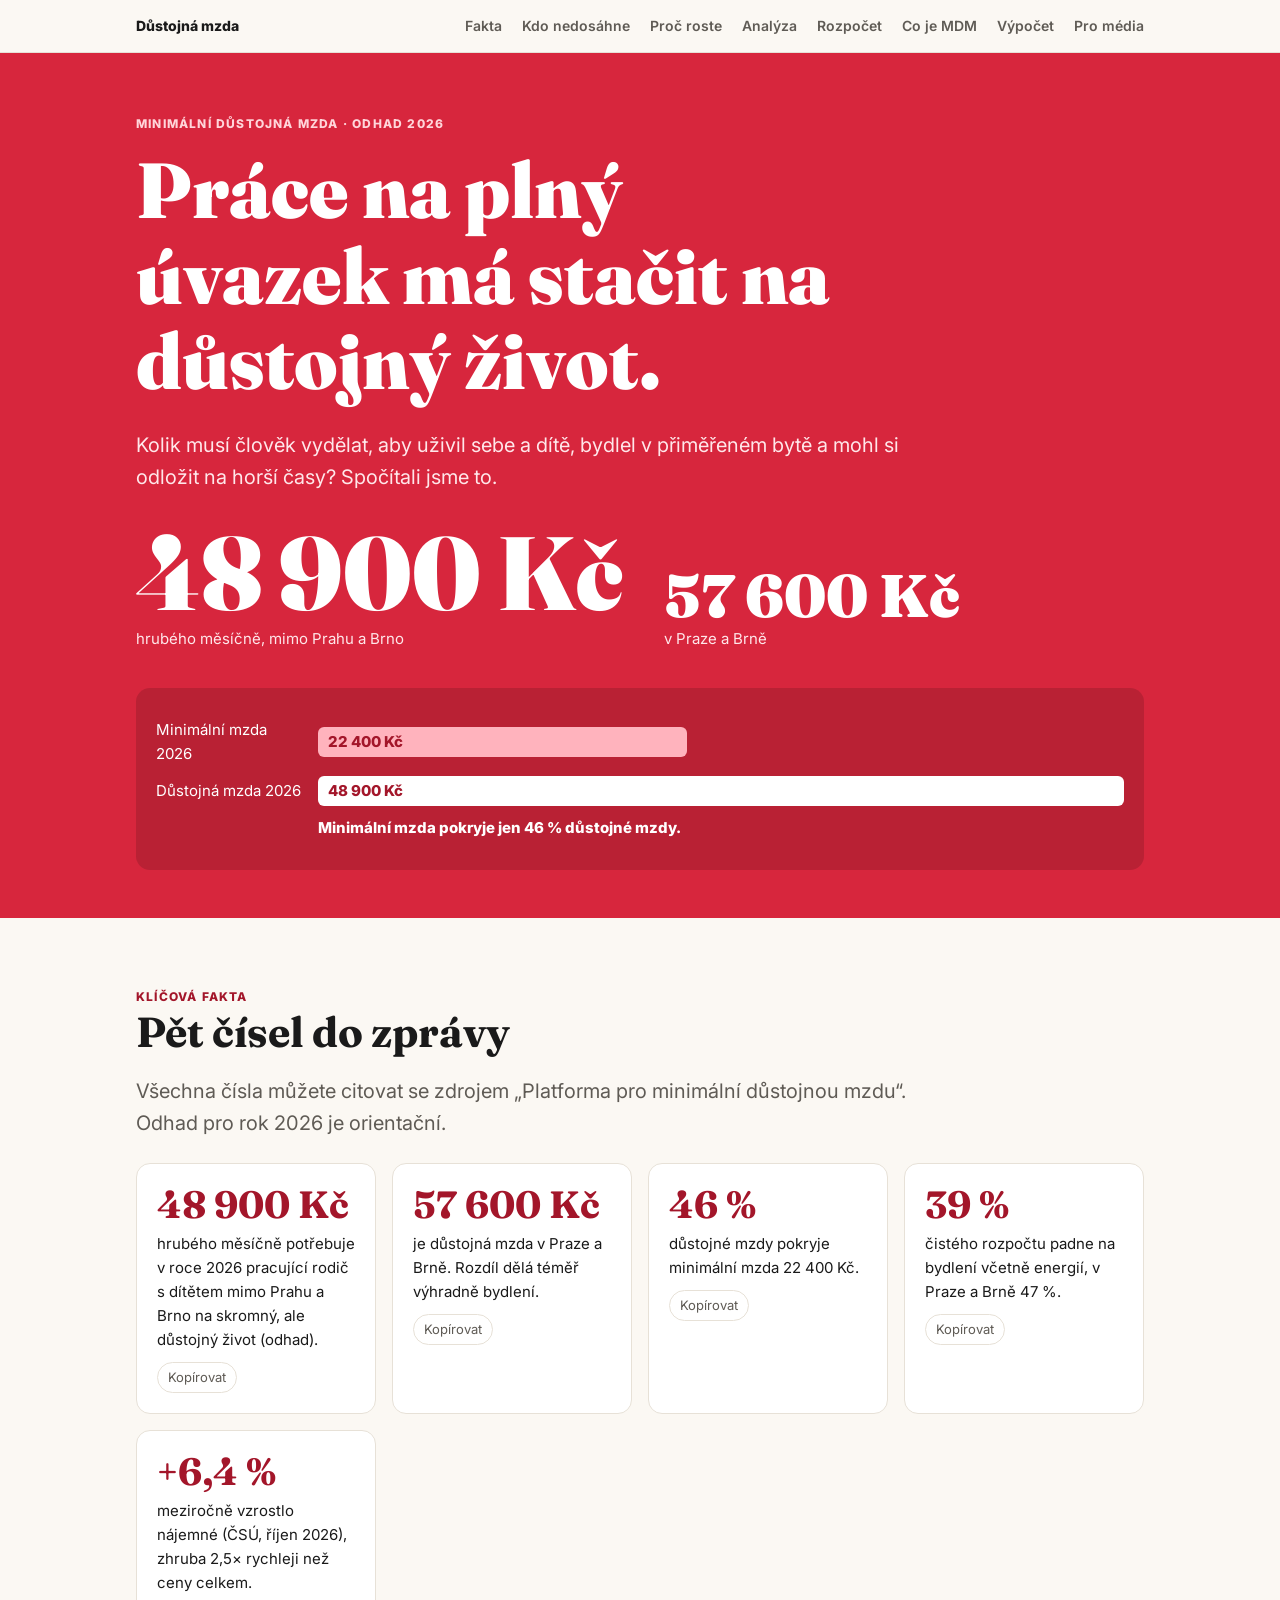
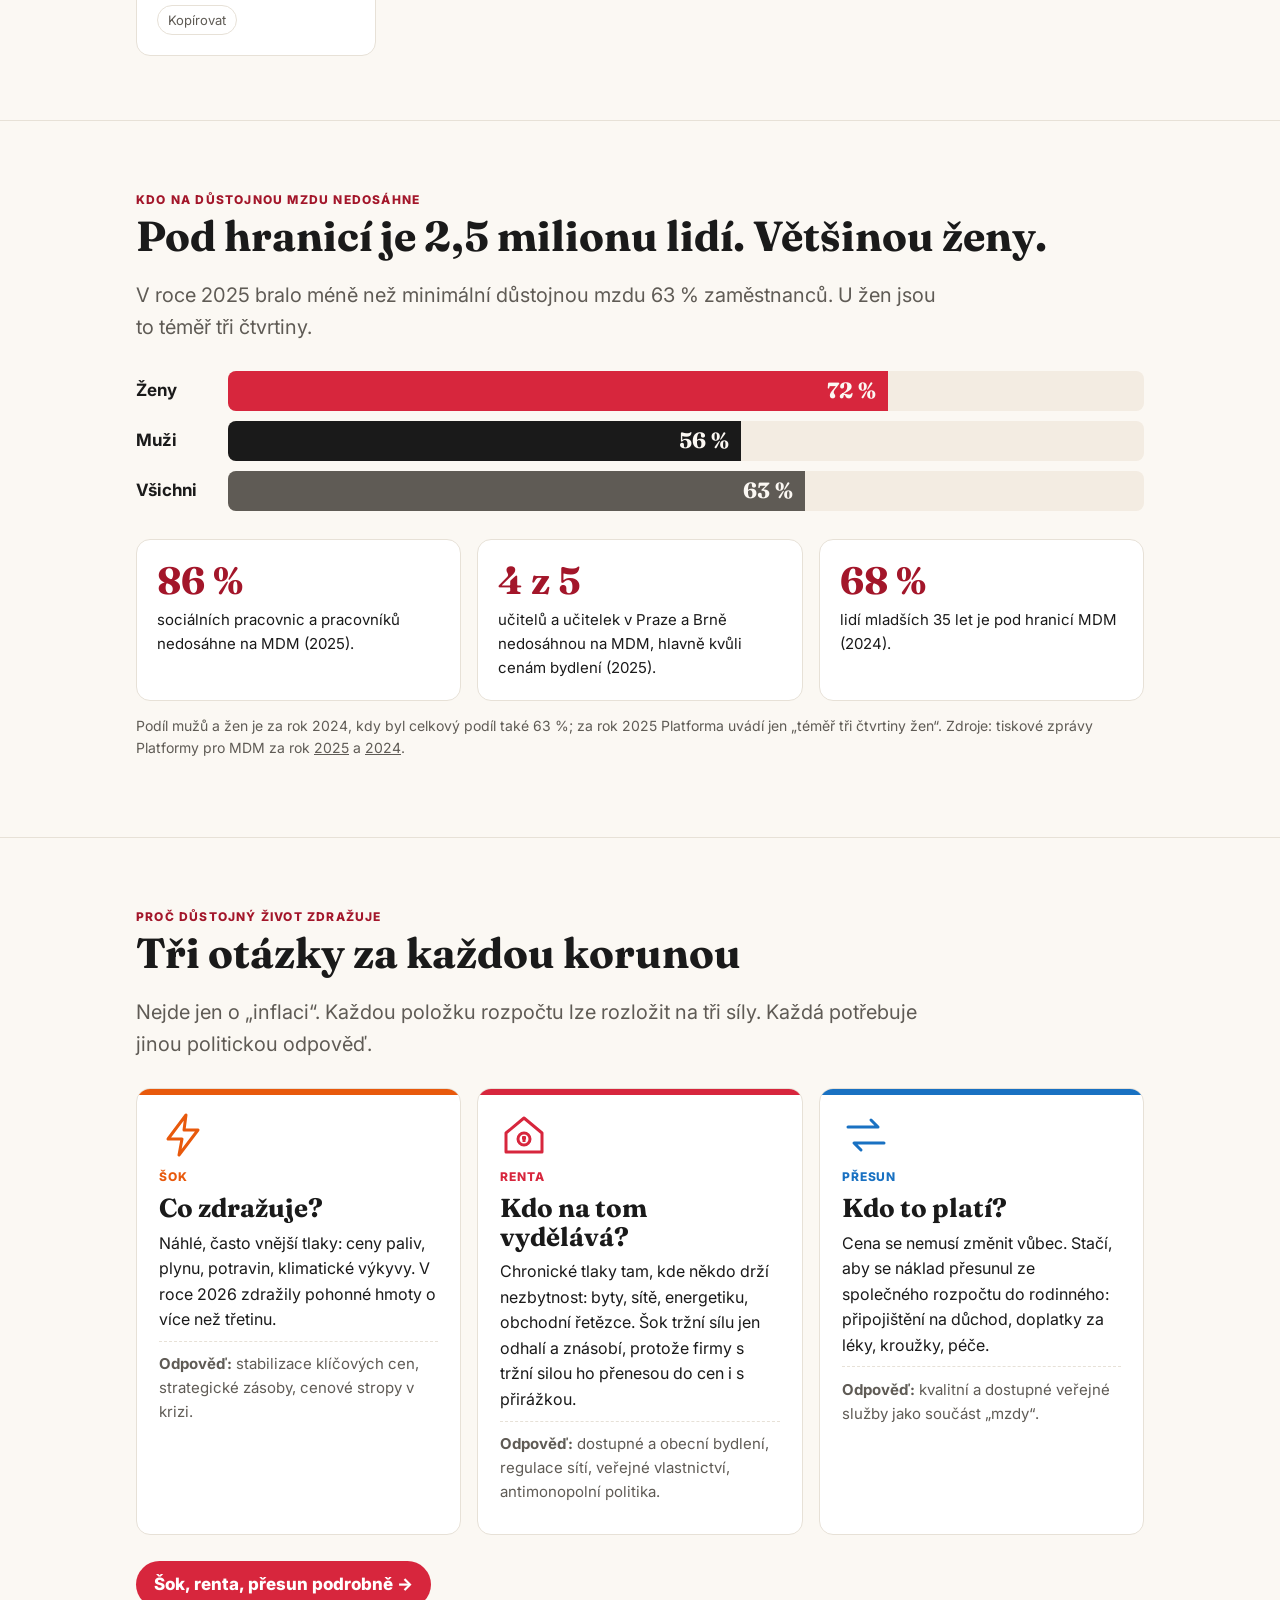
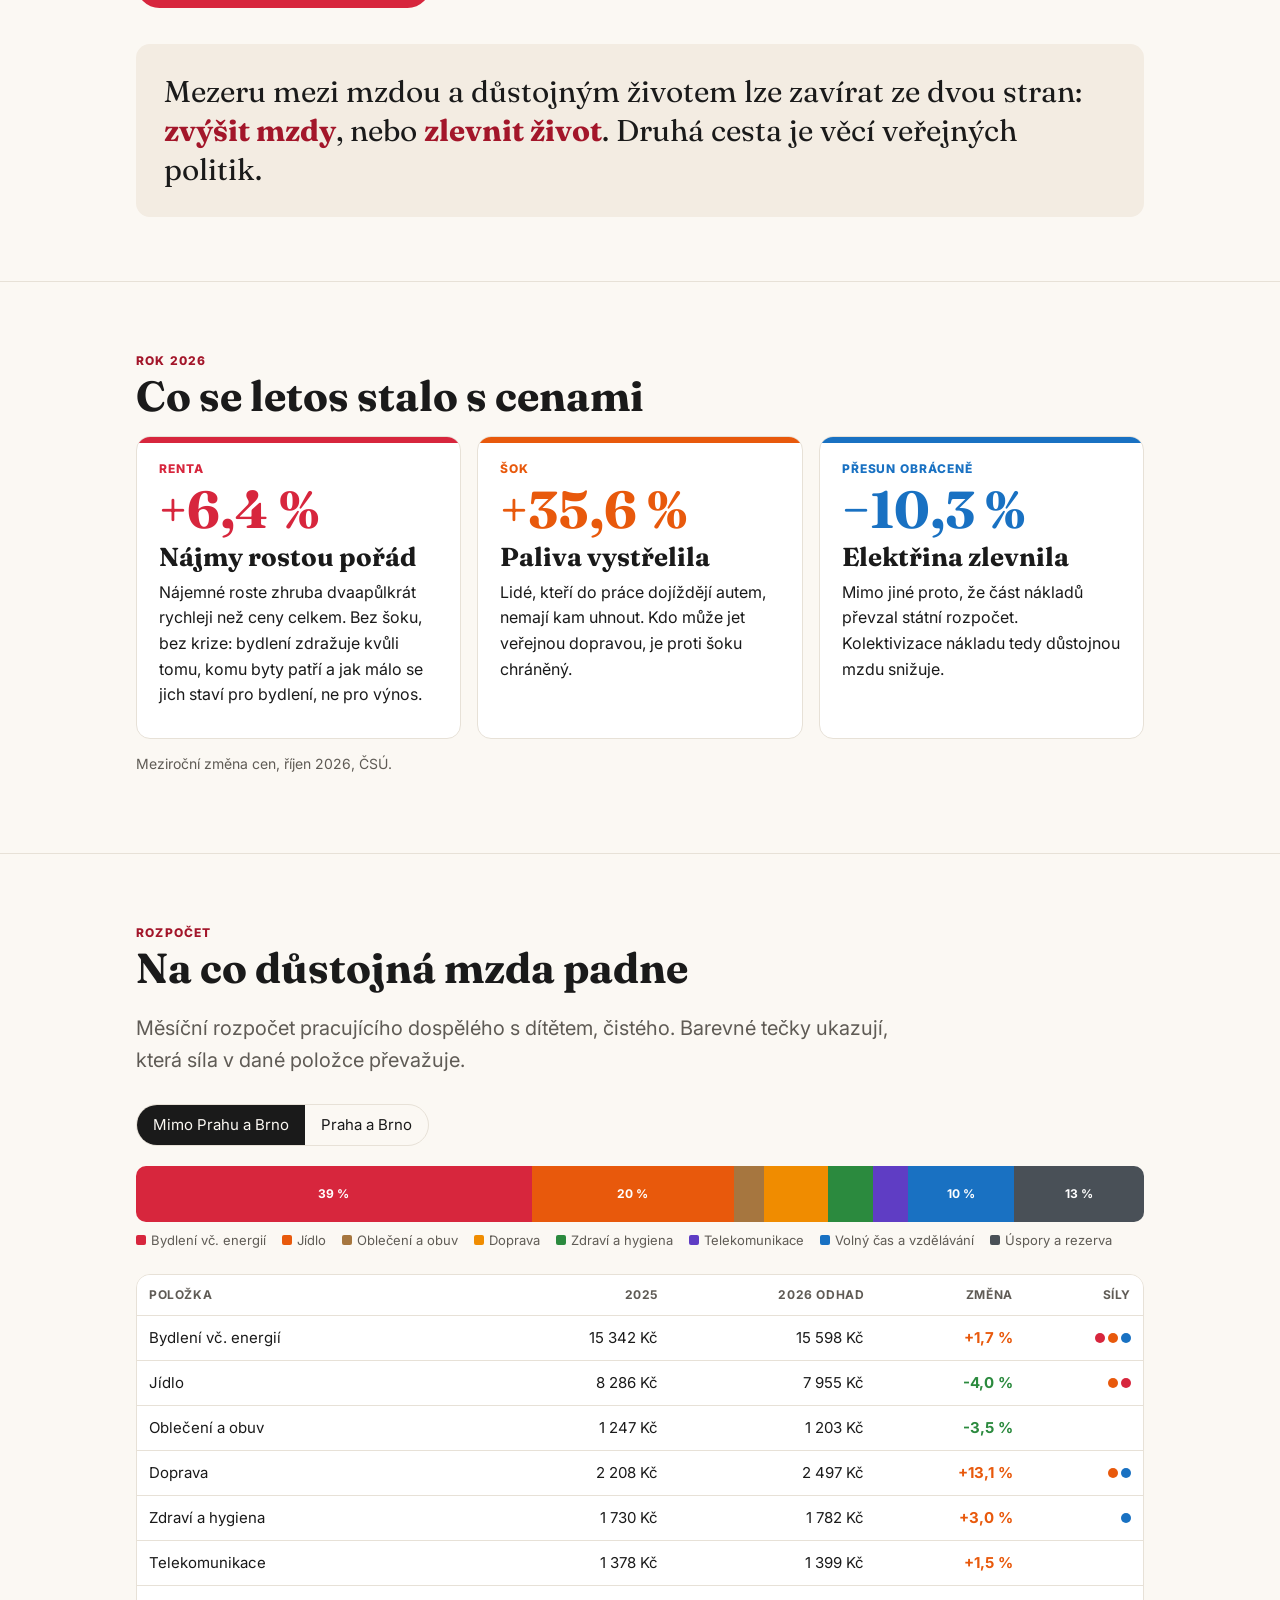
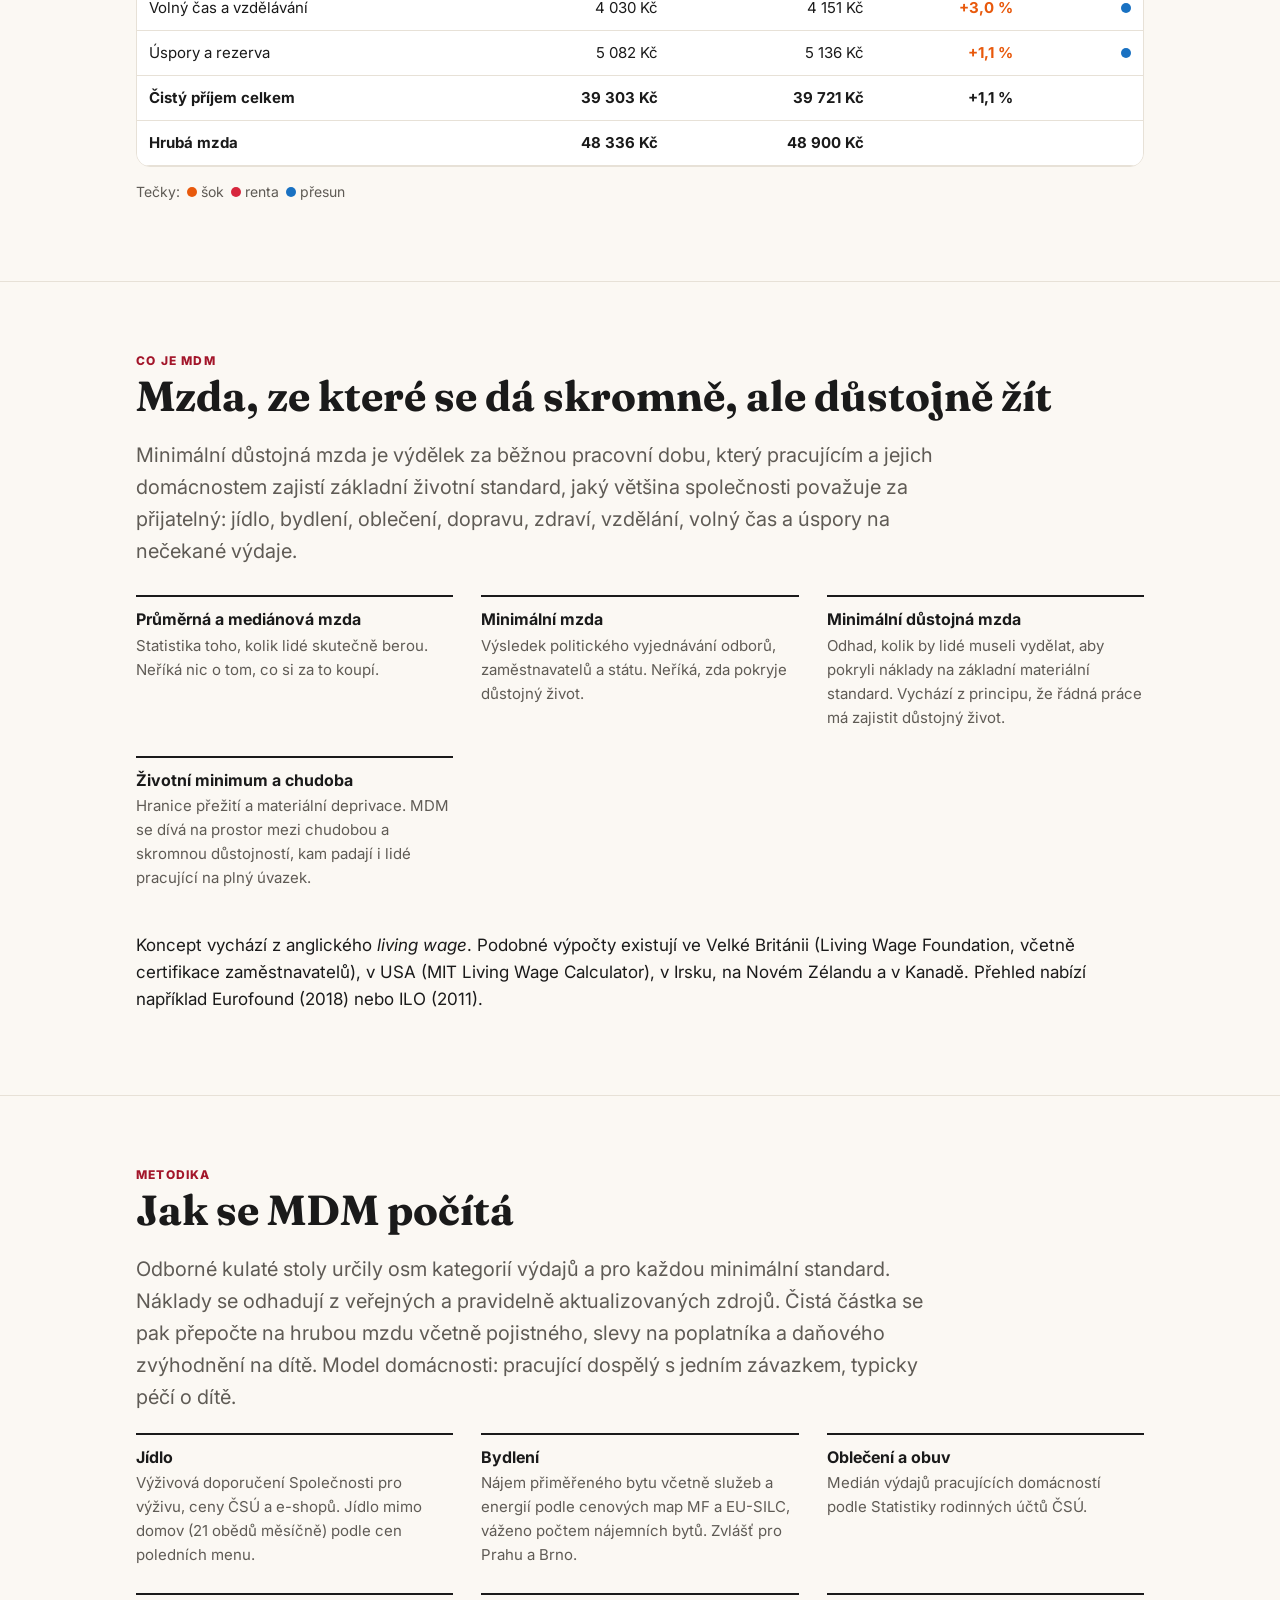
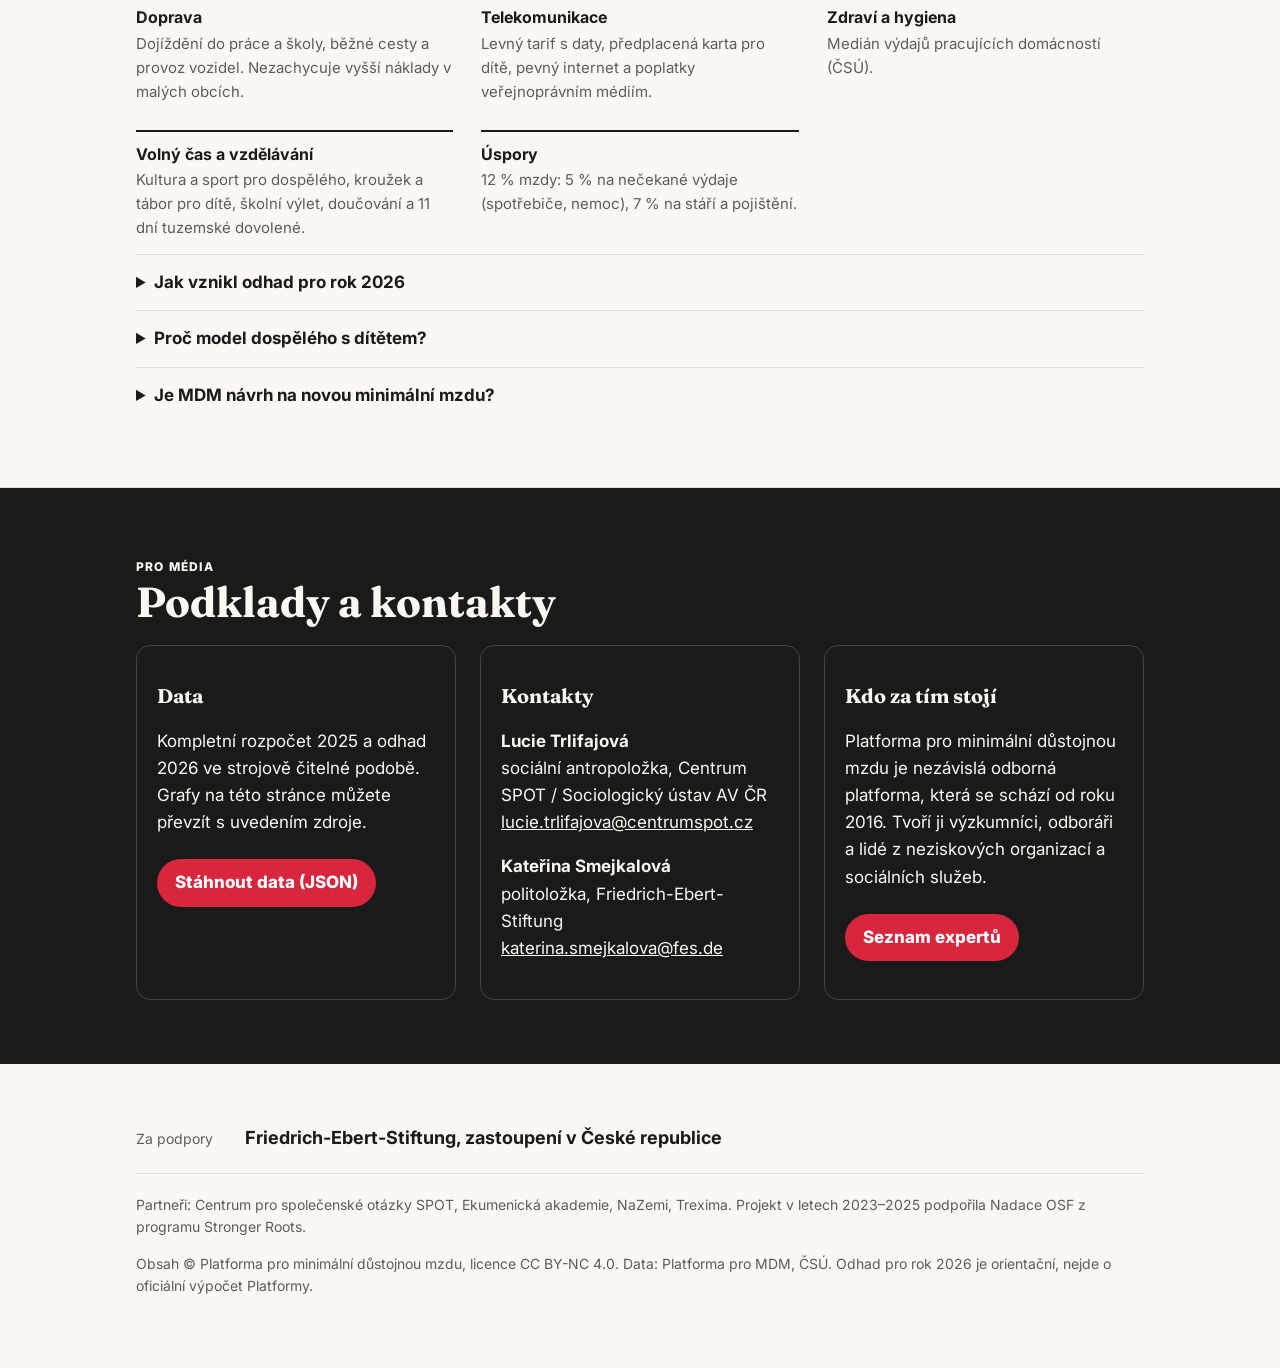
<file: index.html>
<!doctype html>
<html lang="cs">
<head>
<meta charset="utf-8">
<meta name="viewport" content="width=device-width, initial-scale=1">
<title>Minimální důstojná mzda 2026</title>
<meta name="description" content="Kolik musí člověk vydělat na skromný, ale důstojný život? A proč ta částka roste? Odhad MDM 2026, data a podklady pro média.">
<meta property="og:title" content="Důstojný život stojí 48 900 Kč hrubého">
<meta property="og:description" content="Minimální důstojná mzda 2026: co zdražuje, kdo na tom vydělává a kdo to platí.">
<link rel="preconnect" href="https://fonts.googleapis.com">
<link href="https://fonts.googleapis.com/css2?family=Fraunces:opsz,wght@9..144,700;9..144,900&family=Inter:wght@400;600;800&display=swap" rel="stylesheet">
<link rel="stylesheet" href="style.css">
<style>.gb{margin:28px 0}.gbr{display:grid;grid-template-columns:80px 1fr;gap:12px;align-items:center;margin:10px 0;font-weight:700}.gbt{background:var(--soft);border-radius:8px;overflow:hidden}.gbt div{height:40px;display:flex;align-items:center;justify-content:flex-end;padding-right:12px;color:var(--bg);font-family:Fraunces,serif;font-size:22px}</style>
</head>
<body>
<nav><div class="wrap">
  <a class="brand" href="#">Důstojná mzda</a>
  <a href="#fakta">Fakta</a><a href="#kdo">Kdo nedosáhne</a><a href="sily.html">Proč roste</a><a href="analyza.html">Analýza</a><a href="#kos">Rozpočet</a><a href="#co-to-je">Co je MDM</a><a href="#vypocet">Výpočet</a><a href="#media">Pro média</a>
</div></nav>

<section class="hero"><div class="wrap">
  <span class="kicker">Minimální důstojná mzda · odhad 2026</span>
  <h1>Práce na plný úvazek má stačit na důstojný život.</h1>
  <p class="lead">Kolik musí člověk vydělat, aby uživil sebe a dítě, bydlel v přiměřeném bytě a mohl si odložit na horší časy? Spočítali jsme to.</p>
  <div class="hero-num">
    <div><b id="h-mimo">48 900 Kč</b><span>hrubého měsíčně, mimo Prahu a Brno</span></div>
    <div><b id="h-praha" style="font-size:clamp(36px,6vw,60px)">57 600 Kč</b><span>v Praze a Brně</span></div>
  </div>
  <div class="gap" aria-label="Srovnání minimální mzdy a MDM">
    <div class="row"><span>Minimální mzda 2026</span><div class="bar min" id="b-min">22 400 Kč</div></div>
    <div class="row"><span>Důstojná mzda 2026</span><div class="bar" style="width:100%" id="b-mdm">48 900 Kč</div></div>
    <div class="row"><span></span><span id="b-gap" style="font-weight:800"></span></div>
  </div>
</div></section>

<section id="fakta"><div class="wrap">
  <span class="kicker">Klíčová fakta</span>
  <h2>Pět čísel do zprávy</h2>
  <p class="lead">Všechna čísla můžete citovat se zdrojem „Platforma pro minimální důstojnou mzdu“. Odhad pro rok 2026 je orientační.</p>
  <div class="facts" id="facts"></div>
</div></section>

<section id="kdo"><div class="wrap">
  <span class="kicker">Kdo na důstojnou mzdu nedosáhne</span>
  <h2>Pod hranicí je 2,5 milionu lidí. Většinou ženy.</h2>
  <p class="lead">V roce 2025 bralo méně než minimální důstojnou mzdu 63 % zaměstnanců. U žen jsou to téměř tři čtvrtiny.</p>
  <div class="gb">
    <div class="gbr"><span>Ženy</span><div class="gbt"><div style="width:72%;background:var(--red)">72 %</div></div></div>
    <div class="gbr"><span>Muži</span><div class="gbt"><div style="width:56%;background:var(--fg)">56 %</div></div></div>
    <div class="gbr"><span>Všichni</span><div class="gbt"><div style="width:63%;background:var(--muted)">63 %</div></div></div>
  </div>
  <div class="facts">
    <div class="fact"><b>86 %</b><p>sociálních pracovnic a pracovníků nedosáhne na MDM (2025).</p></div>
    <div class="fact"><b>4 z 5</b><p>učitelů a učitelek v Praze a Brně nedosáhnou na MDM, hlavně kvůli cenám bydlení (2025).</p></div>
    <div class="fact"><b>68 %</b><p>lidí mladších 35 let je pod hranicí MDM (2024).</p></div>
  </div>
  <p class="note">Podíl mužů a žen je za rok 2024, kdy byl celkový podíl také 63 %; za rok 2025 Platforma uvádí jen „téměř tři čtvrtiny žen“. Zdroje: tiskové zprávy Platformy pro MDM za rok <a href="https://www.dustojnamzda.cz/wp-content/uploads/2026/05/TZ_MDM2025.pdf">2025</a> a <a href="https://www.dustojnamzda.cz/wp-content/uploads/2025/04/TZ_22-04-2025_Minimalni_dustojna_mzda_za_rok_2024_WEB-2.pdf">2024</a>.</p>
</div></section>

<section id="proc"><div class="wrap">
  <span class="kicker">Proč důstojný život zdražuje</span>
  <h2>Tři otázky za každou korunou</h2>
  <p class="lead">Nejde jen o „inflaci“. Každou položku rozpočtu lze rozložit na tři síly. Každá potřebuje jinou politickou odpověď.</p>
  <div class="trio">
    <div class="q shock">
      <svg class="ico" viewBox="0 0 48 48" fill="none" stroke="currentColor" stroke-width="3" stroke-linejoin="round"><path d="M27 4 9 28h14l-3 16 19-25H25z"/></svg>
      <div class="tag">Šok</div><h3>Co zdražuje?</h3>
      <p>Náhlé, často vnější tlaky: ceny paliv, plynu, potravin, klimatické výkyvy. V roce 2026 zdražily pohonné hmoty o více než třetinu.</p>
      <p class="fix"><strong>Odpověď:</strong> stabilizace klíčových cen, strategické zásoby, cenové stropy v krizi.</p></div>
    <div class="q rent">
      <svg class="ico" viewBox="0 0 48 48" fill="none" stroke="currentColor" stroke-width="3" stroke-linejoin="round"><path d="M6 22 24 7l18 15v19H6z"/><circle cx="24" cy="28" r="6"/><path d="M24 25v6M22 27h4"/></svg>
      <div class="tag">Renta</div><h3>Kdo na tom vydělává?</h3>
      <p>Chronické tlaky tam, kde někdo drží nezbytnost: byty, sítě, energetiku, obchodní řetězce. Šok tržní sílu jen odhalí a znásobí, protože firmy s tržní silou ho přenesou do cen i s přirážkou.</p>
      <p class="fix"><strong>Odpověď:</strong> dostupné a obecní bydlení, regulace sítí, veřejné vlastnictví, antimonopolní politika.</p></div>
    <div class="q shift">
      <svg class="ico" viewBox="0 0 48 48" fill="none" stroke="currentColor" stroke-width="3" stroke-linecap="round" stroke-linejoin="round"><path d="M6 16h30l-7-7M42 32H12l7 7"/></svg>
      <div class="tag">Přesun</div><h3>Kdo to platí?</h3>
      <p>Cena se nemusí změnit vůbec. Stačí, aby se náklad přesunul ze společného rozpočtu do rodinného: připojištění na důchod, doplatky za léky, kroužky, péče.</p>
      <p class="fix"><strong>Odpověď:</strong> kvalitní a dostupné veřejné služby jako součást „mzdy“.</p></div>
  </div>
  <p style="margin-top:20px"><a class="btn" href="sily.html">Šok, renta, přesun podrobně →</a></p>
  <blockquote>Mezeru mezi mzdou a důstojným životem lze zavírat ze dvou stran: <strong>zvýšit mzdy</strong>, nebo <strong>zlevnit život</strong>. Druhá cesta je věcí veřejných politik.</blockquote>
</div></section>

<section><div class="wrap">
  <span class="kicker">Rok 2026</span>
  <h2>Co se letos stalo s cenami</h2>
  <div class="story">
    <div class="q rent"><div class="tag">Renta</div><b>+6,4 %</b><h3>Nájmy rostou pořád</h3><p>Nájemné roste zhruba dvaapůlkrát rychleji než ceny celkem. Bez šoku, bez krize: bydlení zdražuje kvůli tomu, komu byty patří a jak málo se jich staví pro bydlení, ne pro výnos.</p></div>
    <div class="q shock"><div class="tag">Šok</div><b>+35,6 %</b><h3>Paliva vystřelila</h3><p>Lidé, kteří do práce dojíždějí autem, nemají kam uhnout. Kdo může jet veřejnou dopravou, je proti šoku chráněný.</p></div>
    <div class="q shift"><div class="tag">Přesun obráceně</div><b>−10,3 %</b><h3>Elektřina zlevnila</h3><p>Mimo jiné proto, že část nákladů převzal státní rozpočet. Kolektivizace nákladu tedy důstojnou mzdu snižuje.</p></div>
  </div>
  <p class="note">Meziroční změna cen, říjen 2026, ČSÚ.</p>
</div></section>

<section id="kos"><div class="wrap">
  <span class="kicker">Rozpočet</span>
  <h2>Na co důstojná mzda padne</h2>
  <p class="lead">Měsíční rozpočet pracujícího dospělého s dítětem, čistého. Barevné tečky ukazují, která síla v dané položce převažuje.</p>
  <div class="toggle" role="group" aria-label="Region">
    <button class="on" data-r="mimo">Mimo Prahu a Brno</button><button data-r="praha">Praha a Brno</button>
  </div>
  <div class="stack" id="stack"></div>
  <div class="legend" id="legend"></div>
  <div class="tbl"><table>
    <thead><tr><th>Položka</th><th>2025</th><th>2026 odhad</th><th>Změna</th><th>Síly</th></tr></thead>
    <tbody id="rows"></tbody>
  </table></div>
  <p class="note">Tečky: <span class="dots"><i style="background:var(--shock)"></i> šok <i style="background:var(--rent)"></i> renta <i style="background:var(--shift)"></i> přesun</span></p>
</div></section>

<section id="co-to-je"><div class="wrap">
  <span class="kicker">Co je MDM</span>
  <h2>Mzda, ze které se dá skromně, ale důstojně žít</h2>
  <p class="lead">Minimální důstojná mzda je výdělek za běžnou pracovní dobu, který pracujícím a jejich domácnostem zajistí základní životní standard, jaký většina společnosti považuje za přijatelný: jídlo, bydlení, oblečení, dopravu, zdraví, vzdělání, volný čas a úspory na nečekané výdaje.</p>
  <div class="cats" style="margin-top:28px">
    <div><h3>Průměrná a mediánová mzda</h3><p>Statistika toho, kolik lidé skutečně berou. Neříká nic o tom, co si za to koupí.</p></div>
    <div><h3>Minimální mzda</h3><p>Výsledek politického vyjednávání odborů, zaměstnavatelů a státu. Neříká, zda pokryje důstojný život.</p></div>
    <div><h3>Minimální důstojná mzda</h3><p>Odhad, kolik by lidé museli vydělat, aby pokryli náklady na základní materiální standard. Vychází z principu, že řádná práce má zajistit důstojný život.</p></div>
    <div><h3>Životní minimum a chudoba</h3><p>Hranice přežití a materiální deprivace. MDM se dívá na prostor mezi chudobou a skromnou důstojností, kam padají i lidé pracující na plný úvazek.</p></div>
  </div>
  <p style="margin-top:28px">Koncept vychází z anglického <em>living wage</em>. Podobné výpočty existují ve Velké Británii (Living Wage Foundation, včetně certifikace zaměstnavatelů), v USA (MIT Living Wage Calculator), v Irsku, na Novém Zélandu a v Kanadě. Přehled nabízí například Eurofound (2018) nebo ILO (2011).</p>
</div></section>

<section id="vypocet"><div class="wrap">
  <span class="kicker">Metodika</span>
  <h2>Jak se MDM počítá</h2>
  <p class="lead">Odborné kulaté stoly určily osm kategorií výdajů a pro každou minimální standard. Náklady se odhadují z veřejných a pravidelně aktualizovaných zdrojů. Čistá částka se pak přepočte na hrubou mzdu včetně pojistného, slevy na poplatníka a daňového zvýhodnění na dítě. Model domácnosti: pracující dospělý s jedním závazkem, typicky péčí o dítě.</p>
  <div class="cats">
    <div><h3>Jídlo</h3><p>Výživová doporučení Společnosti pro výživu, ceny ČSÚ a e-shopů. Jídlo mimo domov (21 obědů měsíčně) podle cen poledních menu.</p></div>
    <div><h3>Bydlení</h3><p>Nájem přiměřeného bytu včetně služeb a energií podle cenových map MF a EU-SILC, váženo počtem nájemních bytů. Zvlášť pro Prahu a Brno.</p></div>
    <div><h3>Oblečení a obuv</h3><p>Medián výdajů pracujících domácností podle Statistiky rodinných účtů ČSÚ.</p></div>
    <div><h3>Doprava</h3><p>Dojíždění do práce a školy, běžné cesty a provoz vozidel. Nezachycuje vyšší náklady v malých obcích.</p></div>
    <div><h3>Telekomunikace</h3><p>Levný tarif s daty, předplacená karta pro dítě, pevný internet a poplatky veřejnoprávním médiím.</p></div>
    <div><h3>Zdraví a hygiena</h3><p>Medián výdajů pracujících domácností (ČSÚ).</p></div>
    <div><h3>Volný čas a vzdělávání</h3><p>Kultura a sport pro dospělého, kroužek a tábor pro dítě, školní výlet, doučování a 11 dní tuzemské dovolené.</p></div>
    <div><h3>Úspory</h3><p>12 % mzdy: 5 % na nečekané výdaje (spotřebiče, nemoc), 7 % na stáří a pojištění.</p></div>
  </div>
  <details><summary>Jak vznikl odhad pro rok 2026</summary>
    <p>Vycházíme z rozpočtu Platformy za rok 2025 (48 336 Kč, Praha a Brno 56 912 Kč). Každou položku jsme posunuli o meziroční změnu cen podle ČSÚ (říjen 2026) a přepočetli na hrubou mzdu podle pravidel 2026. Zpětně výpočet sedí na hodnoty 2025 s odchylkou do 20 Kč. Předpoklady: nájem tvoří 60 % nákladů na bydlení, paliva 35 % dopravy; u zdraví (+3 %), telekomunikací (+1,5 %) a volného času (+3 %) jsme převzali přibližnou jádrovou inflaci. Skript je v <a href="https://github.com/JakubKomarek/mdm-2026">repozitáři</a>.</p></details>
  <details><summary>Proč model dospělého s dítětem?</summary>
    <p>Náklady se během života mění. Mzda by je měla pokrýt ve chvíli, kdy nastanou, nebo umožnit si na ně předem našetřit. Závazkem může být i péče o rodiče nebo nemocného partnera.</p></details>
  <details><summary>Je MDM návrh na novou minimální mzdu?</summary>
    <p>Ne. MDM je měřítko, ne tarif. Ukazuje, jak velká je mezera mezi tím, co lidé berou, a tím, co potřebují. Zavírat ji lze vyššími mzdami i levnějším bydlením, energiemi a veřejnými službami.</p></details>
</div></section>

<section id="media" class="press"><div class="wrap">
  <span class="kicker">Pro média</span>
  <h2>Podklady a kontakty</h2>
  <div class="grid">
    <div class="card"><h3>Data</h3><p>Kompletní rozpočet 2025 a odhad 2026 ve strojově čitelné podobě. Grafy na této stránce můžete převzít s uvedením zdroje.</p>
      <a class="btn" href="data.json" download>Stáhnout data (JSON)</a></div>
    <div class="card"><h3>Kontakty</h3>
      <p><strong>Lucie Trlifajová</strong><br>sociální antropoložka, Centrum SPOT / Sociologický ústav AV ČR<br><a href="mailto:lucie.trlifajova@centrumspot.cz">lucie.trlifajova@centrumspot.cz</a></p>
      <p><strong>Kateřina Smejkalová</strong><br>politoložka, Friedrich-Ebert-Stiftung<br><a href="mailto:katerina.smejkalova@fes.de">katerina.smejkalova@fes.de</a></p></div>
    <div class="card"><h3>Kdo za tím stojí</h3><p>Platforma pro minimální důstojnou mzdu je nezávislá odborná platforma, která se schází od roku 2016. Tvoří ji výzkumníci, odboráři a lidé z neziskových organizací a sociálních služeb.</p>
      <a class="btn" href="https://www.dustojnamzda.cz/o-nas/">Seznam expertů</a></div>
  </div>
</div></section>

<footer><div class="wrap">
  <div class="support"><span>Za podpory</span><b>Friedrich-Ebert-Stiftung, zastoupení v České republice</b></div>
  <p>Partneři: Centrum pro společenské otázky SPOT, Ekumenická akademie, NaZemi, Trexima. Projekt v letech 2023–2025 podpořila Nadace OSF z programu Stronger Roots.</p>
  <p>Obsah © Platforma pro minimální důstojnou mzdu, licence CC BY-NC 4.0. Data: Platforma pro MDM, ČSÚ. Odhad pro rok 2026 je orientační, nejde o oficiální výpočet Platformy.</p>
</div></footer>

<script>
const D={"mimo": {"kos2025": {"bydleni": 15342, "jidlo": 8286, "obleceni": 1247, "doprava": 2208, "zdravi": 1730, "telekom": 1378, "volny_cas": 4030, "uspory": 5082}, "kos2026": {"bydleni": 15598, "jidlo": 7955, "obleceni": 1203, "doprava": 2497, "zdravi": 1782, "telekom": 1399, "volny_cas": 4151, "uspory": 5136}, "cista2026": 39721, "hruba2025_check": 48319, "hruba2026": 48888}, "praha": {"kos2025": {"bydleni": 21392, "jidlo": 8530, "obleceni": 1247, "doprava": 2208, "zdravi": 1730, "telekom": 1378, "volny_cas": 4030, "uspory": 5082}, "kos2026": {"bydleni": 21749, "jidlo": 8189, "obleceni": 1203, "doprava": 2497, "zdravi": 1782, "telekom": 1399, "volny_cas": 4151, "uspory": 5139}, "cista2026": 46109, "hruba2025_check": 56894, "hruba2026": 57591}, "zmeny_pct": {"bydleni": 1.7, "jidlo": -4.0, "obleceni": -3.5, "doprava": 13.1, "zdravi": 3.0, "telekom": 1.5, "volny_cas": 3.0}};
const MIN=22400;
const L={bydleni:"Bydlení vč. energií",jidlo:"Jídlo",obleceni:"Oblečení a obuv",doprava:"Doprava",zdravi:"Zdraví a hygiena",telekom:"Telekomunikace",volny_cas:"Volný čas a vzdělávání",uspory:"Úspory a rezerva"};
const C={bydleni:"#d7263d",jidlo:"#e8590c",obleceni:"#a6763f",doprava:"#f08c00",zdravi:"#2b8a3e",telekom:"#5f3dc4",volny_cas:"#1971c2",uspory:"#495057"};
const F={bydleni:["rent","shock","shift"],jidlo:["shock","rent"],obleceni:[],doprava:["shock","shift"],zdravi:["shift"],telekom:[],volny_cas:["shift"],uspory:["shift"]};
const fmt=n=>Math.round(n).toLocaleString("cs-CZ")+" Kč";
const r100=n=>fmt(Math.round(n/100)*100);
const pct=p=>(p>0?"+":"")+p.toFixed(1).replace(".",",")+" %";
const m=D.mimo, p=D.praha;
document.getElementById("h-mimo").textContent=r100(m.hruba2026);
document.getElementById("h-praha").textContent=r100(p.hruba2026);
document.getElementById("b-mdm").textContent=r100(m.hruba2026);
document.getElementById("b-min").style.width=(MIN/m.hruba2026*100)+"%";
document.getElementById("b-gap").textContent="Minimální mzda pokryje jen "+Math.round(MIN/m.hruba2026*100)+" % důstojné mzdy.";
const facts=[
 [r100(m.hruba2026),"hrubého měsíčně potřebuje v roce 2026 pracující rodič s dítětem mimo Prahu a Brno na skromný, ale důstojný život (odhad)."],
 [r100(p.hruba2026),"je důstojná mzda v Praze a Brně. Rozdíl dělá téměř výhradně bydlení."],
 [Math.round(MIN/m.hruba2026*100)+" %","důstojné mzdy pokryje minimální mzda 22 400 Kč."],
 [Math.round(m.kos2026.bydleni/m.cista2026*100)+" %","čistého rozpočtu padne na bydlení včetně energií, v Praze a Brně "+Math.round(p.kos2026.bydleni/p.cista2026*100)+" %."],
 ["+6,4 %","meziročně vzrostlo nájemné (ČSÚ, říjen 2026), zhruba 2,5× rychleji než ceny celkem."]];
document.getElementById("facts").innerHTML=facts.map(([b,t])=>`<div class="fact"><b>${b}</b><p>${t}</p><button class="copy" data-t="${b} ${t} (Platforma pro MDM)">Kopírovat</button></div>`).join("");
document.querySelectorAll(".copy").forEach(x=>x.onclick=()=>{try{navigator.clipboard.writeText(x.dataset.t);x.textContent="Zkopírováno"}catch(e){}});
function render(r){const d=D[r];let h="",a=0,b=0;
 const tot=d.cista2026;
 document.getElementById("stack").innerHTML=Object.keys(L).map(k=>{const w=d.kos2026[k]/tot*100;return `<div style="width:${w}%;background:${C[k]}" title="${L[k]}: ${fmt(d.kos2026[k])}">${w>9?Math.round(w)+" %":""}</div>`}).join("");
 document.getElementById("legend").innerHTML=Object.keys(L).map(k=>`<span><i style="background:${C[k]}"></i>${L[k]}</span>`).join("");
 for(const k in L){const x=d.kos2025[k],y=d.kos2026[k],q=(y/x-1)*100;a+=x;b+=y;
  h+=`<tr><td>${L[k]}</td><td>${fmt(x)}</td><td>${fmt(y)}</td><td class="${q>0.05?'up':q<-0.05?'down':''}">${pct(q)}</td><td class="dots">${F[k].map(c=>`<i style="background:var(--${c})"></i>`).join("")}</td></tr>`}
 h+=`<tr><td><b>Čistý příjem celkem</b></td><td><b>${fmt(a)}</b></td><td><b>${fmt(b)}</b></td><td><b>${pct((b/a-1)*100)}</b></td><td></td></tr>`;
 h+=`<tr><td><b>Hrubá mzda</b></td><td><b>${fmt(r==="mimo"?48336:56912)}</b></td><td><b>${r100(d.hruba2026)}</b></td><td></td><td></td></tr>`;
 document.getElementById("rows").innerHTML=h}
document.querySelectorAll(".toggle button").forEach(btn=>btn.onclick=()=>{document.querySelectorAll(".toggle button").forEach(x=>x.classList.remove("on"));btn.classList.add("on");render(btn.dataset.r)});
render("mimo");
</script>
</body>
</html>
</file>
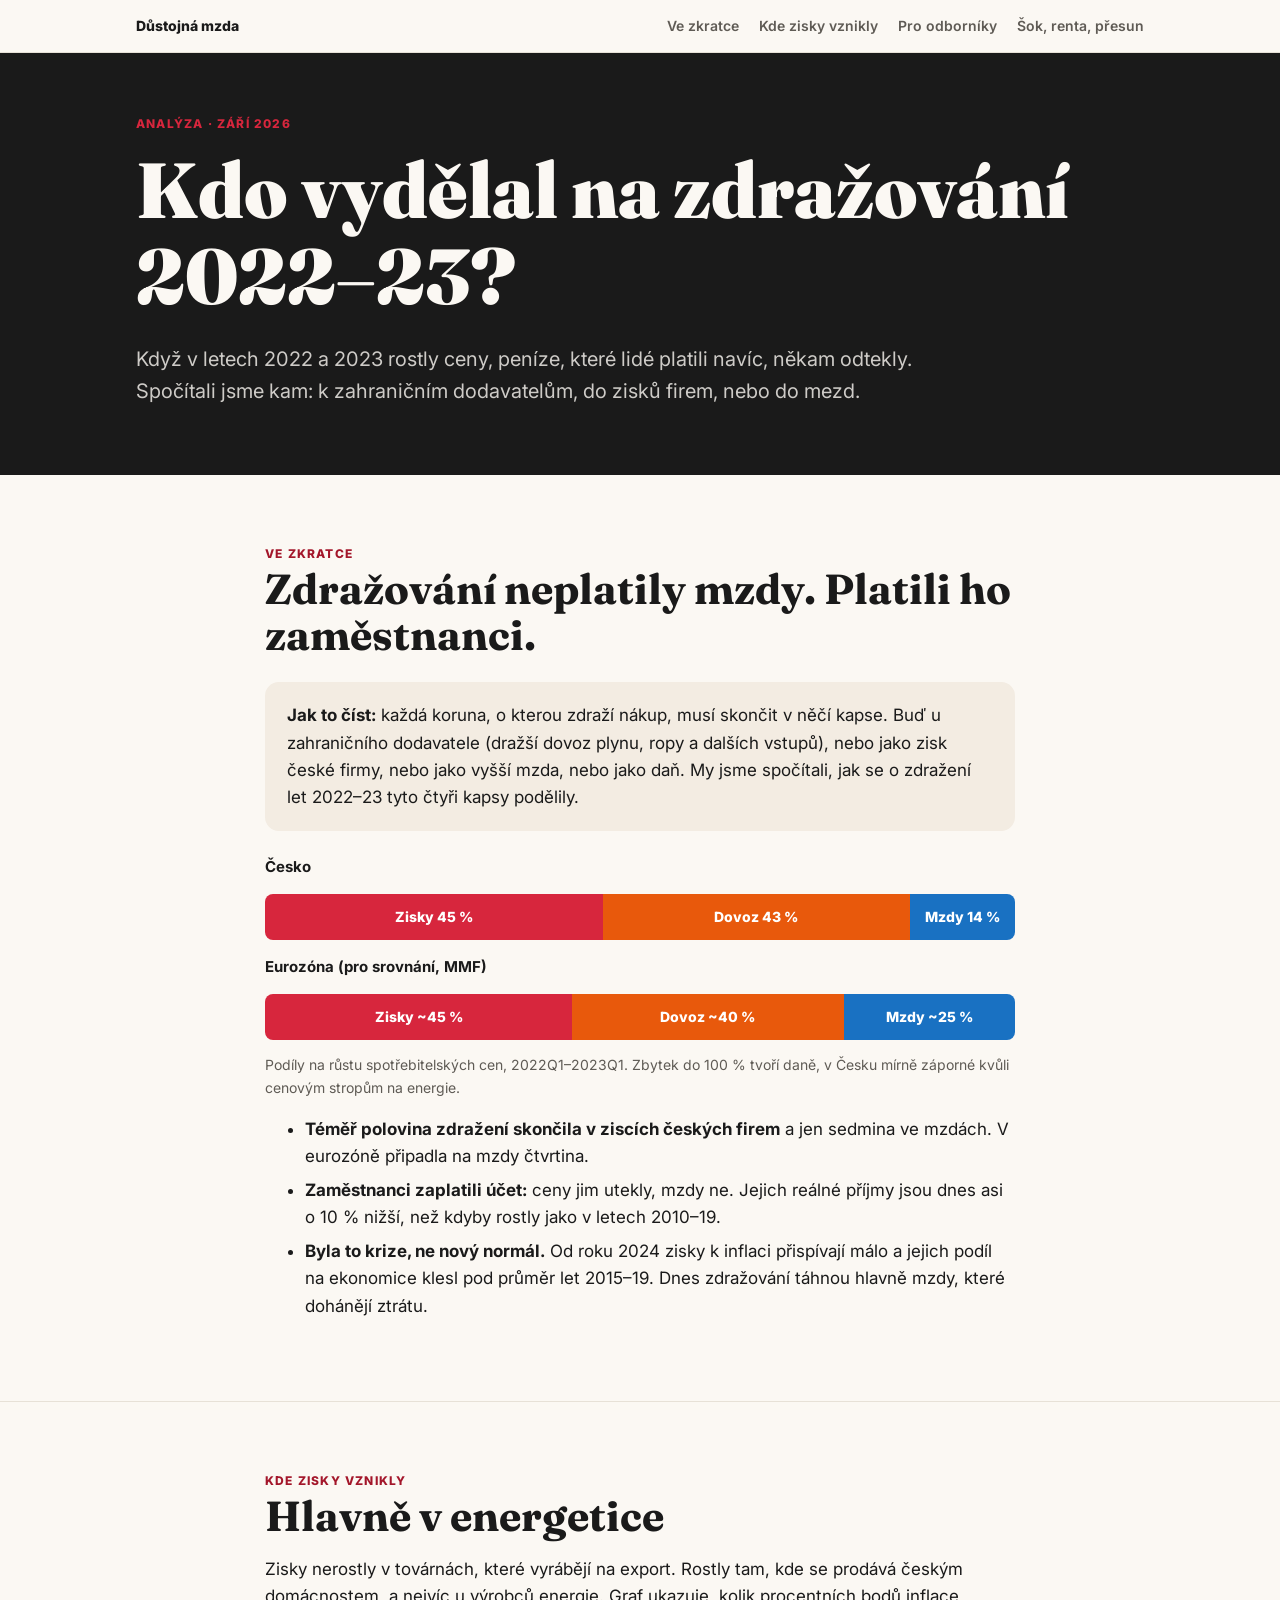
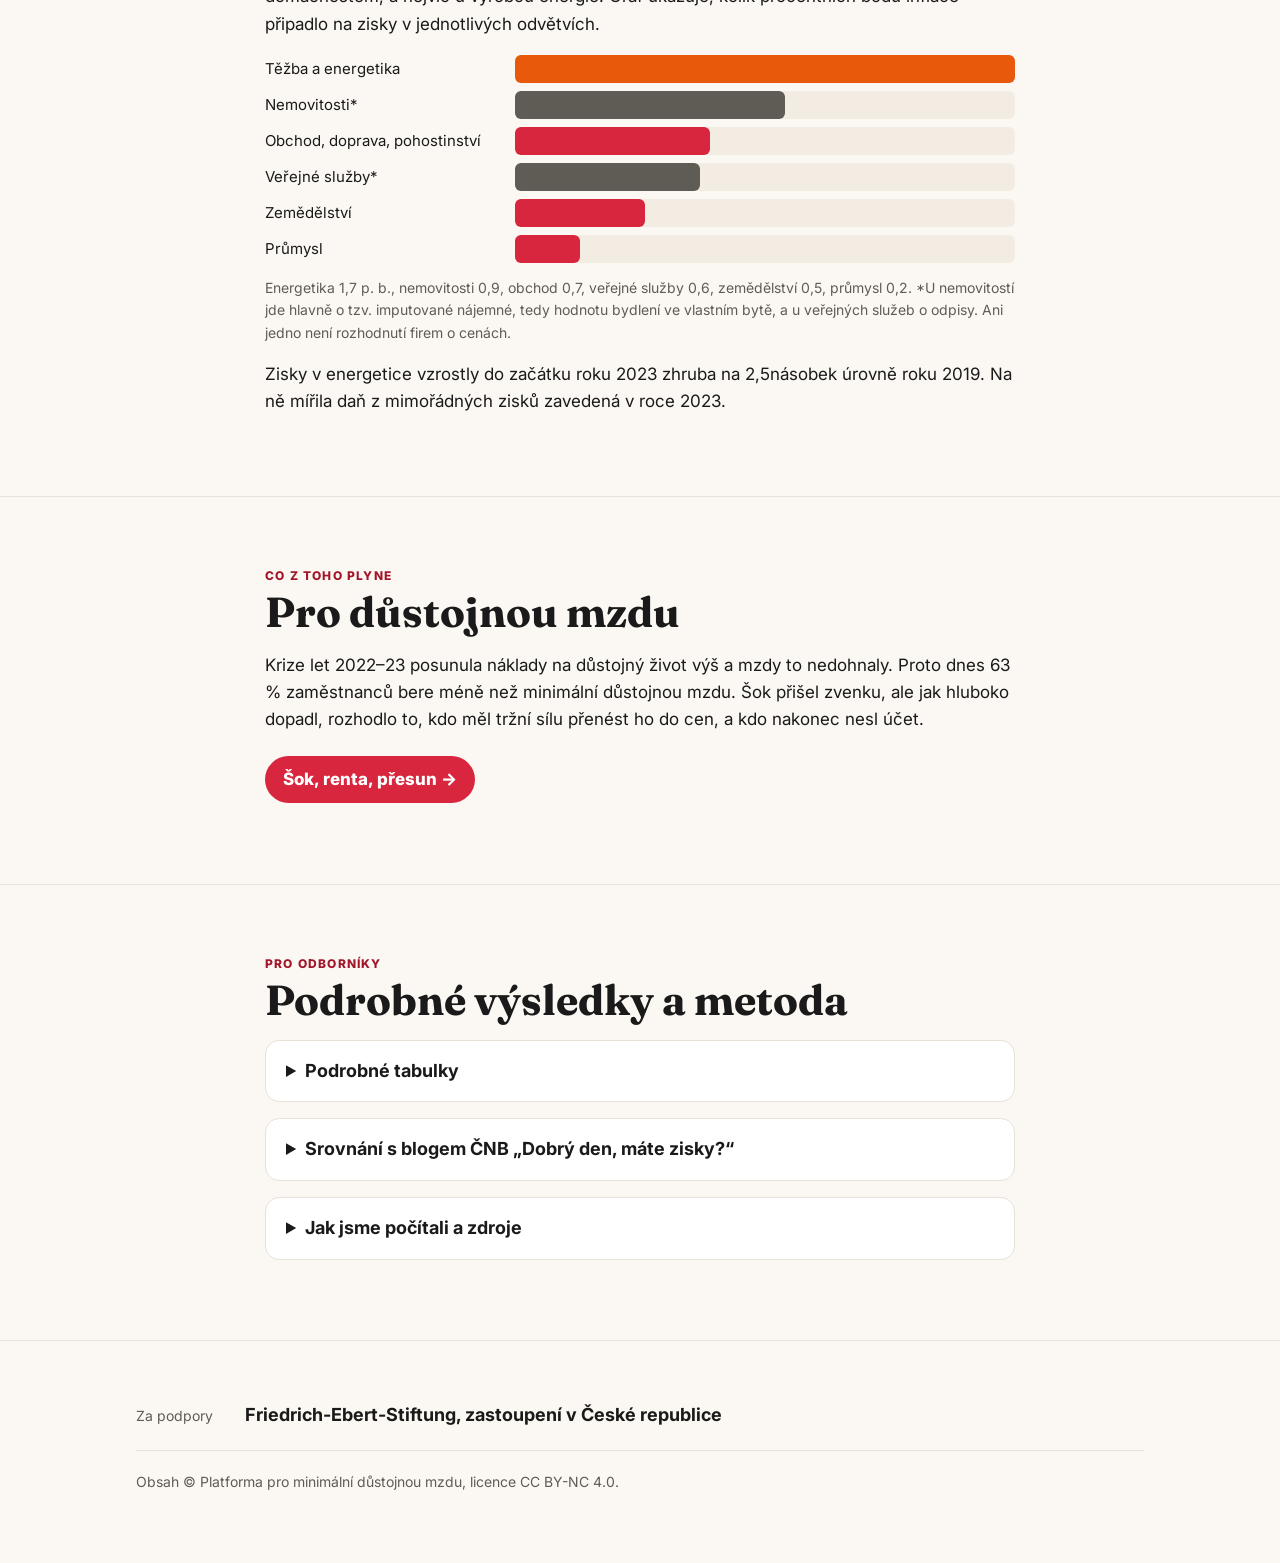
<file: analyza.html>
<!doctype html>
<html lang="cs">
<head>
<meta charset="utf-8">
<meta name="viewport" content="width=device-width, initial-scale=1">
<title>Inflace po energetickém šoku</title>
<meta name="description" content="Česká inflace 2022–2026: dovozní ceny, zisky a mzdy. Rozklad podle metody MMF na datech Eurostatu.">
<link rel="preconnect" href="https://fonts.googleapis.com">
<link href="https://fonts.googleapis.com/css2?family=Fraunces:opsz,wght@9..144,700;9..144,900&family=Inter:wght@400;600;800&display=swap" rel="stylesheet">
<link rel="stylesheet" href="style.css">
<style>
.hero.dark{background:var(--fg);color:var(--bg)} .hero.dark .kicker{color:var(--red)} .hero.dark .lead{color:var(--bg);opacity:.8}
.big3{display:flex;gap:16px;flex-wrap:wrap;margin:24px 0}
.big3 div{flex:1 1 180px;background:var(--paper);border:1px solid var(--line);border-radius:12px;padding:16px}
.big3 b{display:block;font-family:Fraunces,serif;font-size:42px;line-height:1;color:var(--c)}
.big3 span{font-size:14px;color:var(--muted)}
.prose{max-width:46em} .prose li{margin:.4em 0}
h3{font-size:24px;margin:1.6em 0 .4em}
.tbl{margin:16px 0}
td.l{text-align:left}
.sb{display:flex;height:46px;border-radius:8px;overflow:hidden;margin:6px 0 14px}
.sb div{display:flex;align-items:center;justify-content:center;color:#fff;font-weight:800;font-size:14px;white-space:nowrap;overflow:hidden}
.sbl{font-weight:700;font-size:15px}
.hb{display:grid;grid-template-columns:minmax(120px,240px) 1fr;gap:10px;align-items:center;margin:8px 0;font-size:15px}
.hb .t{background:var(--soft);border-radius:6px}.hb .t div{height:28px;border-radius:6px;background:var(--c)}
.explain{background:var(--soft);border-radius:14px;padding:20px 22px;margin:24px 0}
details.tech{border:1px solid var(--line);border-radius:14px;padding:16px 20px;margin:16px 0;background:var(--paper)}
details.tech summary{font-size:18px}
@media (max-width:560px){.hb{grid-template-columns:1fr}}
</style>
</head>
<body>
<nav><div class="wrap">
  <a class="brand" href="index.html">Důstojná mzda</a>
  <a href="#zkratka">Ve zkratce</a><a href="#kde">Kde zisky vznikly</a><a href="#odbornici">Pro odborníky</a><a href="sily.html">Šok, renta, přesun</a>
</div></nav>

<section class="hero dark"><div class="wrap">
  <span class="kicker">Analýza · září 2026</span>
  <h1 style="max-width:18ch">Kdo vydělal na zdražování 2022–23?</h1>
  <p class="lead">Když v letech 2022 a 2023 rostly ceny, peníze, které lidé platili navíc, někam odtekly. Spočítali jsme kam: k zahraničním dodavatelům, do zisků firem, nebo do mezd.</p>
</div></section>

<section id="zkratka"><div class="wrap prose">
  <span class="kicker">Ve zkratce</span>
  <h2>Zdražování neplatily mzdy. Platili ho zaměstnanci.</h2>
  <div class="explain"><p style="margin:0"><strong>Jak to číst:</strong> každá koruna, o kterou zdraží nákup, musí skončit v něčí kapse. Buď u zahraničního dodavatele (dražší dovoz plynu, ropy a dalších vstupů), nebo jako zisk české firmy, nebo jako vyšší mzda, nebo jako daň. My jsme spočítali, jak se o zdražení let 2022–23 tyto čtyři kapsy podělily.</p></div>
  <p class="sbl">Česko</p>
  <div class="sb"><div style="width:45%;background:var(--rent)">Zisky 45 %</div><div style="width:41%;background:var(--shock)">Dovoz 43 %</div><div style="width:14%;background:var(--shift)">Mzdy 14 %</div></div>
  <p class="sbl">Eurozóna (pro srovnání, MMF)</p>
  <div class="sb"><div style="width:43%;background:var(--rent)">Zisky ~45 %</div><div style="width:38%;background:var(--shock)">Dovoz ~40 %</div><div style="width:24%;background:var(--shift)">Mzdy ~25 %</div></div>
  <p class="note">Podíly na růstu spotřebitelských cen, 2022Q1–2023Q1. Zbytek do 100 % tvoří daně, v Česku mírně záporné kvůli cenovým stropům na energie.</p>
  <ul>
    <li><strong>Téměř polovina zdražení skončila v ziscích českých firem</strong> a jen sedmina ve mzdách. V eurozóně připadla na mzdy čtvrtina.</li>
    <li><strong>Zaměstnanci zaplatili účet:</strong> ceny jim utekly, mzdy ne. Jejich reálné příjmy jsou dnes asi o 10 % nižší, než kdyby rostly jako v letech 2010–19.</li>
    <li><strong>Byla to krize, ne nový normál.</strong> Od roku 2024 zisky k inflaci přispívají málo a jejich podíl na ekonomice klesl pod průměr let 2015–19. Dnes zdražování táhnou hlavně mzdy, které dohánějí ztrátu.</li>
  </ul>
</div></section>

<section id="kde"><div class="wrap prose">
  <span class="kicker">Kde zisky vznikly</span>
  <h2>Hlavně v energetice</h2>
  <p>Zisky nerostly v továrnách, které vyrábějí na export. Rostly tam, kde se prodává českým domácnostem, a nejvíc u výrobců energie. Graf ukazuje, kolik procentních bodů inflace připadlo na zisky v jednotlivých odvětvích.</p>
  <div class="hb" style="--c:var(--shock)"><span>Těžba a energetika</span><div class="t"><div style="width:100%"></div></div></div>
  <div class="hb" style="--c:var(--muted)"><span>Nemovitosti*</span><div class="t"><div style="width:54%"></div></div></div>
  <div class="hb" style="--c:var(--rent)"><span>Obchod, doprava, pohostinství</span><div class="t"><div style="width:39%"></div></div></div>
  <div class="hb" style="--c:var(--muted)"><span>Veřejné služby*</span><div class="t"><div style="width:37%"></div></div></div>
  <div class="hb" style="--c:var(--rent)"><span>Zemědělství</span><div class="t"><div style="width:26%"></div></div></div>
  <div class="hb" style="--c:var(--rent)"><span>Průmysl</span><div class="t"><div style="width:13%"></div></div></div>
  <p class="note">Energetika 1,7 p. b., nemovitosti 0,9, obchod 0,7, veřejné služby 0,6, zemědělství 0,5, průmysl 0,2. *U nemovitostí jde hlavně o tzv. imputované nájemné, tedy hodnotu bydlení ve vlastním bytě, a u veřejných služeb o odpisy. Ani jedno není rozhodnutí firem o cenách.</p>
  <p>Zisky v energetice vzrostly do začátku roku 2023 zhruba na 2,5násobek úrovně roku 2019. Na ně mířila daň z mimořádných zisků zavedená v roce 2023.</p>
</div></section>

<section><div class="wrap prose">
  <span class="kicker">Co z toho plyne</span>
  <h2>Pro důstojnou mzdu</h2>
  <p>Krize let 2022–23 posunula náklady na důstojný život výš a mzdy to nedohnaly. Proto dnes 63 % zaměstnanců bere méně než minimální důstojnou mzdu. Šok přišel zvenku, ale jak hluboko dopadl, rozhodlo to, kdo měl tržní sílu přenést ho do cen, a kdo nakonec nesl účet.</p>
  <p><a class="btn" href="sily.html">Šok, renta, přesun →</a></p>
</div></section>

<section id="odbornici"><div class="wrap prose">
  <span class="kicker">Pro odborníky</span>
  <h2>Podrobné výsledky a metoda</h2>
  <details class="tech"><summary>Podrobné tabulky</summary>
  

  <h3>Deflátor HDP</h3>
  <p>Zisky na jednotku produkce byly hlavním protějškem vlny v letech 2022–23: z průměrných 9,1 % růstu deflátoru HDP na ně připadá 5,4 p. b. (60 %). Jednotkové mzdové náklady přidaly 2,5 p. b. a čisté daně 1,1 p. b. Od roku 2024 jsou největší složkou znovu mzdové náklady.</p>

  <h3>Zisky podle institucionálních sektorů</h3>
  <p>Růst zisků přišel ve dvou vlnách. V první polovině roku 2022 vedly zisky ostatních sektorů (hlavně příjmy OSVČ a imputované nájemné vlastníků bytů). Od 2022Q3 do 2023Q2 převzaly vedení nefinanční podniky a ty tvořily většinu vrcholu.</p>
  <div class="tbl"><table>
    <thead><tr><th>Podíl na růstu deflátoru HDP</th><th>2010–19</th><th>2022Q1–2023Q1</th><th>2023Q2–2026Q1</th></tr></thead>
    <tbody>
      <tr><td>Deflátor HDP, průměr meziročně</td><td>1,6 %</td><td>9,1 %</td><td>4,7 %</td></tr>
      <tr><td>Jednotkové mzdové náklady</td><td>61 %</td><td>28 %</td><td>49 %</td></tr>
      <tr><td>Jednotkové zisky: nefinanční podniky</td><td>18 %</td><td>34 %</td><td>16 %</td></tr>
      <tr><td>Jednotkové zisky: ostatní sektory</td><td>8 %</td><td>25 %</td><td>26 %</td></tr>
      <tr><td>Jednotkové čisté daně</td><td>12 %</td><td>12 %</td><td>10 %</td></tr>
    </tbody>
  </table></div>
  <p>Od roku 2024 přispívají zisky podniků k inflaci téměř nulou. Podíl zisku nefinančních podniků na přidané hodnotě klesl na 42,5 % (2026Q1), pod průměr let 2015–19 (46,9 %).</p>

  <h3>Zisky podle odvětví</h3>
  <p>Zisky rostly v energetice a ve službách pro domácí trh, ne ve zpracovatelském průmyslu. Jednotkové zisky v těžbě a energetice dosáhly v 2023Q1 zhruba 2,5násobku úrovně roku 2019. Ve zpracovatelském průmyslu byly v letech 2022–23 jen o 8–14 % nad rokem 2019.</p>
  <div class="tbl"><table>
    <thead><tr><th>Podíl na růstu deflátoru HPH</th><th>2010–19</th><th>2022Q1–2023Q1</th><th>2023Q2–dosud</th></tr></thead>
    <tbody>
      <tr><td>Zpracovatelský průmysl</td><td>15 %</td><td>14 %</td><td>5 %</td></tr>
      <tr><td>Těžba a energetika</td><td>−14 %</td><td>13 %</td><td>−1 %</td></tr>
      <tr><td>Obchod, doprava a pohostinství</td><td>1 %</td><td>10 %</td><td>5 %</td></tr>
      <tr><td>Nemovitosti</td><td>25 %</td><td>10 %</td><td>10 %</td></tr>
      <tr><td>Zemědělství</td><td>3 %</td><td>6 %</td><td>0 %</td></tr>
      <tr><td>Veřejná správa, školství, zdravotnictví</td><td>−4 %</td><td>5 %</td><td>3 %</td></tr>
      <tr><td>Stavebnictví</td><td>−3 %</td><td>4 %</td><td>6 %</td></tr>
    </tbody>
  </table></div>

  <h3>Deflátor spotřeby</h3>
  <p>Domácí zisky vysvětlují 45 % a dovozní ceny 43 % inflace deflátoru spotřeby ve vrcholu, mzdové náklady 14 %. Čisté daně byly v 2022Q4–2023Q1 záporné (cenové stropy na energie) a v 2024Q1 kladné (konec stropů a změny DPH). Po převážení spotřebou připadá třetina příspěvku zisků na výrobce energie a další pětina na nemovitosti.</p>
  <div class="tbl"><table>
    <thead><tr><th>Příspěvek zisků (p. b.)</th><th>2022Q1–2023Q1</th><th>2023Q2–2026Q2</th></tr></thead>
    <tbody>
      <tr><td>Těžba a energetika</td><td>1,71</td><td>0,18</td></tr>
      <tr><td>Nemovitosti</td><td>0,92</td><td>0,71</td></tr>
      <tr><td>Obchod, doprava a pohostinství</td><td>0,66</td><td>0,11</td></tr>
      <tr><td>Veřejná správa, školství, zdravotnictví</td><td>0,63</td><td>0,22</td></tr>
      <tr><td>Zemědělství</td><td>0,45</td><td>0,00</td></tr>
      <tr><td>Umění, zábava a ostatní</td><td>0,26</td><td>0,11</td></tr>
      <tr><td>Zpracovatelský průmysl</td><td>0,23</td><td>0,07</td></tr>
      <tr><td>Ostatní odvětví</td><td>0,23</td><td>0,31</td></tr>
      <tr><td><b>Celkem</b></td><td><b>5,09</b></td><td><b>1,71</b></td></tr>
    </tbody>
  </table></div>
  <p class="note">Zisky v nemovitostech jsou převážně imputované nájemné vlastníků bytů a provozní přebytek veřejného sektoru jsou hlavně odpisy. Ani jedno tedy neodráží cenová rozhodnutí firem.</p>

  <h3>Mzdy a příjmy</h3>
  <p>Růst mezd na zaměstnance přispěl ve vrcholu k inflaci deflátoru spotřeby 2,3 p. b., částečně vyrovnaných produktivitou (−0,4 p. b.). Před rokem 2022 a znovu od roku 2024 byly mzdy dominantní složkou.</p>
  <p>Podíl zisků na HDP vzrostl ze 47,1 % (2019Q4) na 49,6 % (2023Q4), nejvíc od roku 2016, a od té doby klesl na 47,8 %, pod průměr let 2015–19 (48,4 %). Náhrady zaměstnanců jsou po očištění deflátorem HDP 9,9 % pod trendem let 2010–19, hrubý provozní přebytek 3,6 % pod trendem.</p>

  <h3>Výhled</h3>
  <p>Při růstu produktivity 1,5 % a dovozní inflaci 2 % je s dvouprocentní inflací při dnešním podílu zisků slučitelný růst mezd zhruba 3,5 %. Mzdy rostou asi o 5,5 %, takže buď zpomalí, nebo podíl zisků na příjmech výrobních faktorů klesne zhruba na 50 % (z 52,1 %).</p>


</details>
<details class="tech"><summary>Srovnání s blogem ČNB „Dobrý den, máte zisky?“</summary>
  <p>Blog Adama, Procházky a Schwarze (březen 2024) chápe inflaci jako konflikt o rozdělení po vnějším šoku a dochází k závěru, že slabé zisky průmyslu oslabily vyjednávací pozici zaměstnanců a mzdy proto zaostaly za cenami. Rámec sdílí s analýzou MMF a sektorová fakta sedí. Odpovídá ale na jinou otázku:</p>
  <ol>
    <li><strong>Celkové zisky místo zisků na jednotku.</strong> Pro inflaci jsou podstatné jednotkové marže. Ty tvoří asi 60 % růstu deflátoru HDP a 45 % deflátoru spotřeby.</li>
    <li><strong>Špatné testovací odvětví.</strong> Zpracovatelský průmysl je exportní a ceny tvoří hlavně v zahraničí. Pro spotřebitelské ceny jsou podstatná odvětví orientovaná na domácí spotřebitele.</li>
    <li><strong>Chybí energetika.</strong> Těžba a energetika vydělaly v letech 2020–22 o 134 mld. Kč víc než trojnásobek roku 2019 a jejich podíl na inflaci deflátoru se posunul z −14 % na +13 %. Na ně mířila daň z mimořádných zisků v roce 2023.</li>
    <li><strong>Načasování.</strong> Součet let 2020–22 míchá covidový propad s energetickým šokem. Zisky průmyslu pak v roce 2023 vzrostly ze 591 na 737 mld. Kč a podíl zisků vrcholil v 2023Q4.</li>
    <li><strong>Směnné relace.</strong> Čistý dovozce energie musí ztratit národní důchod a strnulé mzdy znamenají, že první ránu nesou zaměstnanci. Tento kanál blog neodděluje od vyjednávání o zisky.</li>
  </ol>
  <p>Výhled blogu ale obstál: inflace se od roku 2024 drží kolem 2–3 % a podíl zisků klesl. Jiná práce ekonomů ČNB (Král a kol. 2024) je blíž čtení MMF a nachází nadprůměrný příspěvek jednotkových zisků a navýšení marží do poloviny roku 2023.</p>
</details>
  <details class="tech"><summary>Jak jsme počítali a zdroje</summary>
  <p>Analýza replikuje pro Česko metodu Hansena, Toscaniho a Zhoua (2023, MMF WP/23/131) na čtvrtletních národních účtech Eurostatu za období 1995Q1–2026Q2.</p>
  <ul>
    <li><strong>Deflátor HDP:</strong> nominální HDP = náhrady zaměstnanců + hrubý provozní přebytek a smíšený důchod + čisté daně. Po vydělení reálným HDP dostaneme jednotkové mzdové náklady, jednotkové zisky a jednotkové čisté daně.</li>
    <li><strong>Deflátor spotřeby:</strong> změna deflátoru přidané hodnoty každého odvětví se rozdělí na mzdovou a ziskovou část a převáží podílem odvětví na přidané hodnotě ve spotřebě (OECD TiVA, 2019). Dovozní ceny jsou reziduum.</li>
    <li><strong>Data:</strong> Eurostat namq_10_gdp, namq_10_a10, namq_10_pe, nasq_10_nf_tr, prc_hicp_manr; OECD TiVA 2025.</li>
  </ul>
  <p class="note">Účetní rozklady jsou identity, ne kauzální odhady: ukazují protějšky inflace, ne její příčiny. Dovozní ceny jsou reziduum, takže se do nich promítnou chyby v domácích složkách. Deflátor spotřeby zahrnuje i vládní spotřebu. Národní účty se revidují a výsledky za roky 2025–26 se mohou změnit.</p>
  <h3>Zdroje</h3>
  <ul>
    <li>Hansen, Toscani a Zhou (2023): <a href="https://www.imf.org/-/media/Files/Publications/WP/2023/English/wpiea2023131-print-pdf.ashx">Euro Area Inflation after the Pandemic and Energy Shock</a>, IMF WP/23/131</li>
    <li>Adam, Procházka a Schwarz (2024): <a href="https://www.cnb.cz/cs/o_cnb/cnblog/Dobry-den-mate-zisky-A-mohli-bychom-je-videt/">Dobrý den, máte zisky? A mohli bychom je vidět?</a>, ČNBlog</li>
    <li>Král, Michálek, Musil a Šarboch (2024): <a href="https://www.cnb.cz/cs/o_cnb/cnblog/Zisky-ziskovost-mira-zisku-marze...-Kdo-se-v-tom-ma-vyznat/">Zisky, ziskovost, míra zisku, marže…</a>, ČNBlog</li>
    <li>OECD: <a href="https://data-explorer.oecd.org/?pg=0&amp;bp=true&amp;snb=15&amp;tm=TIVA">Trade in Value Added (TiVA) 2025</a></li>
  </ul>
</details>
</div></section>

<footer><div class="wrap">
  <div class="support"><span>Za podpory</span><b>Friedrich-Ebert-Stiftung, zastoupení v České republice</b></div>
  <p>Obsah © Platforma pro minimální důstojnou mzdu, licence CC BY-NC 4.0.</p>
</div></footer>
</body>
</html>
</file>
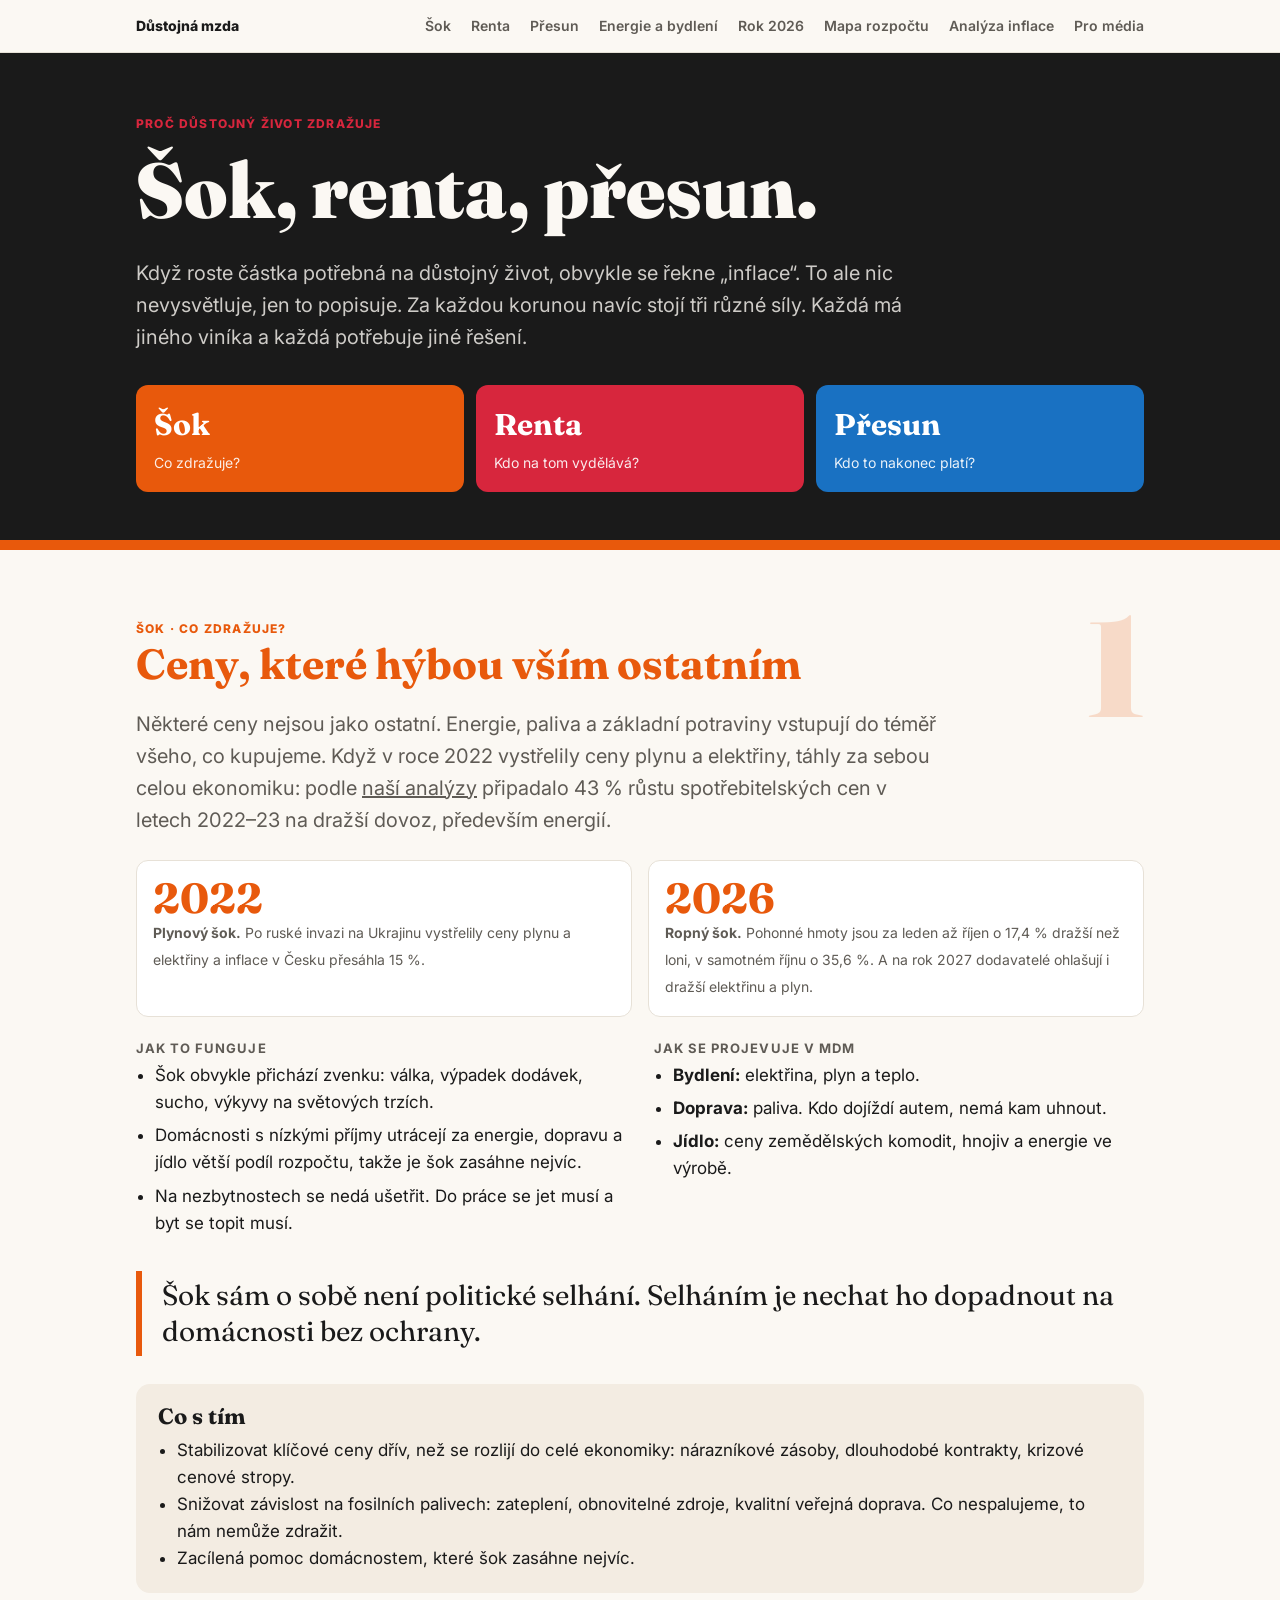
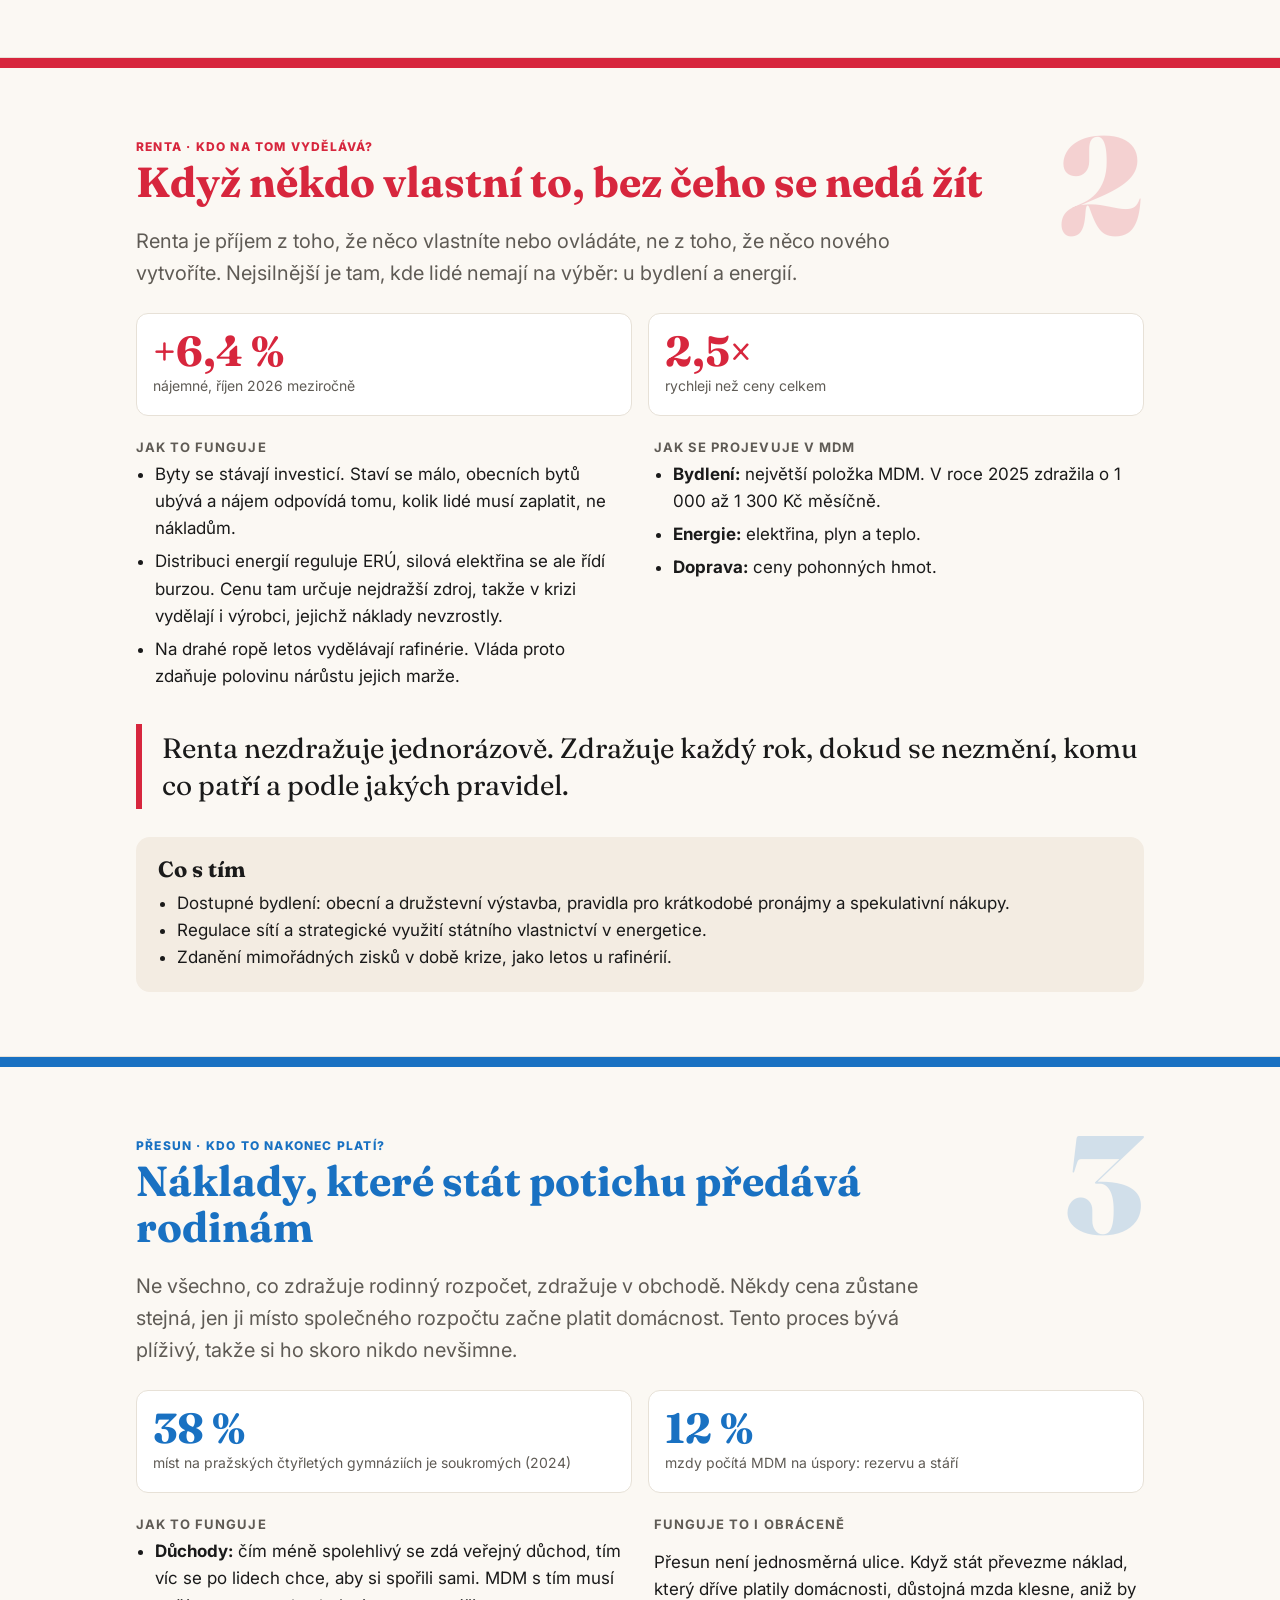
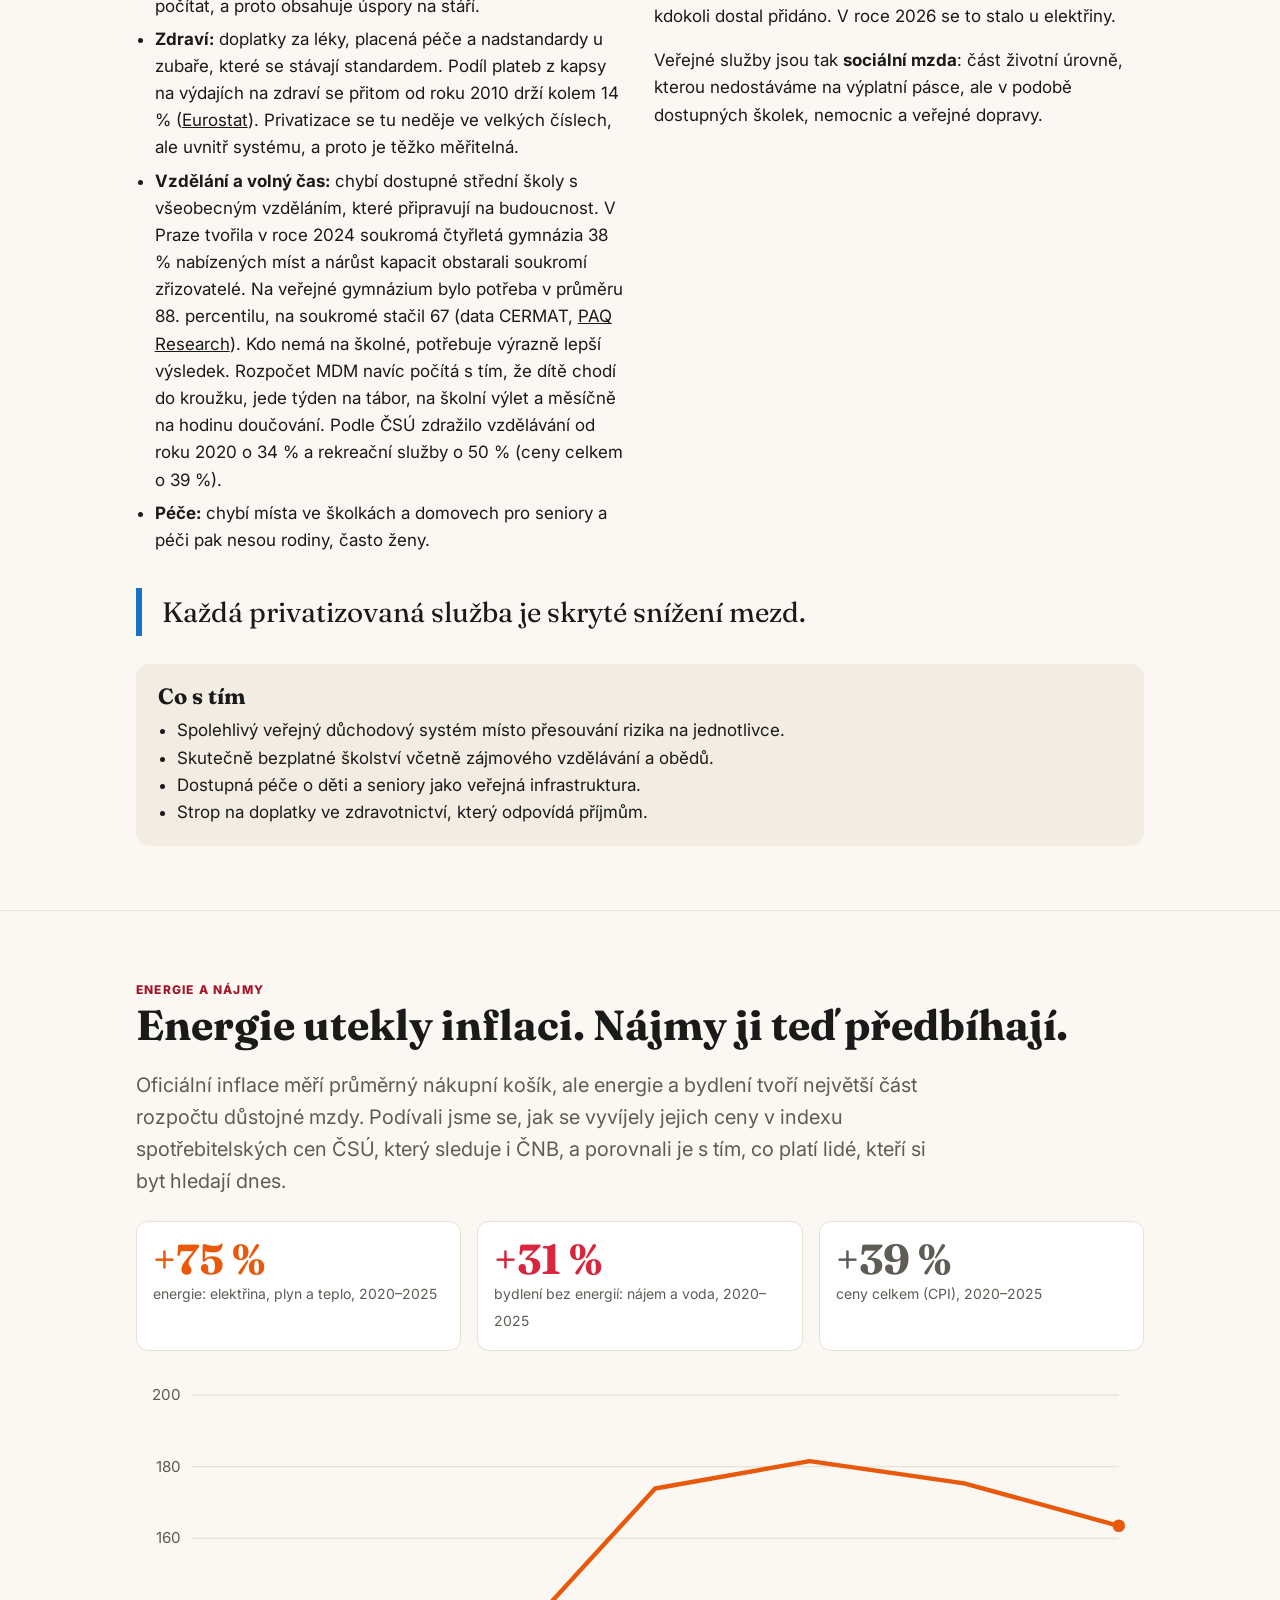
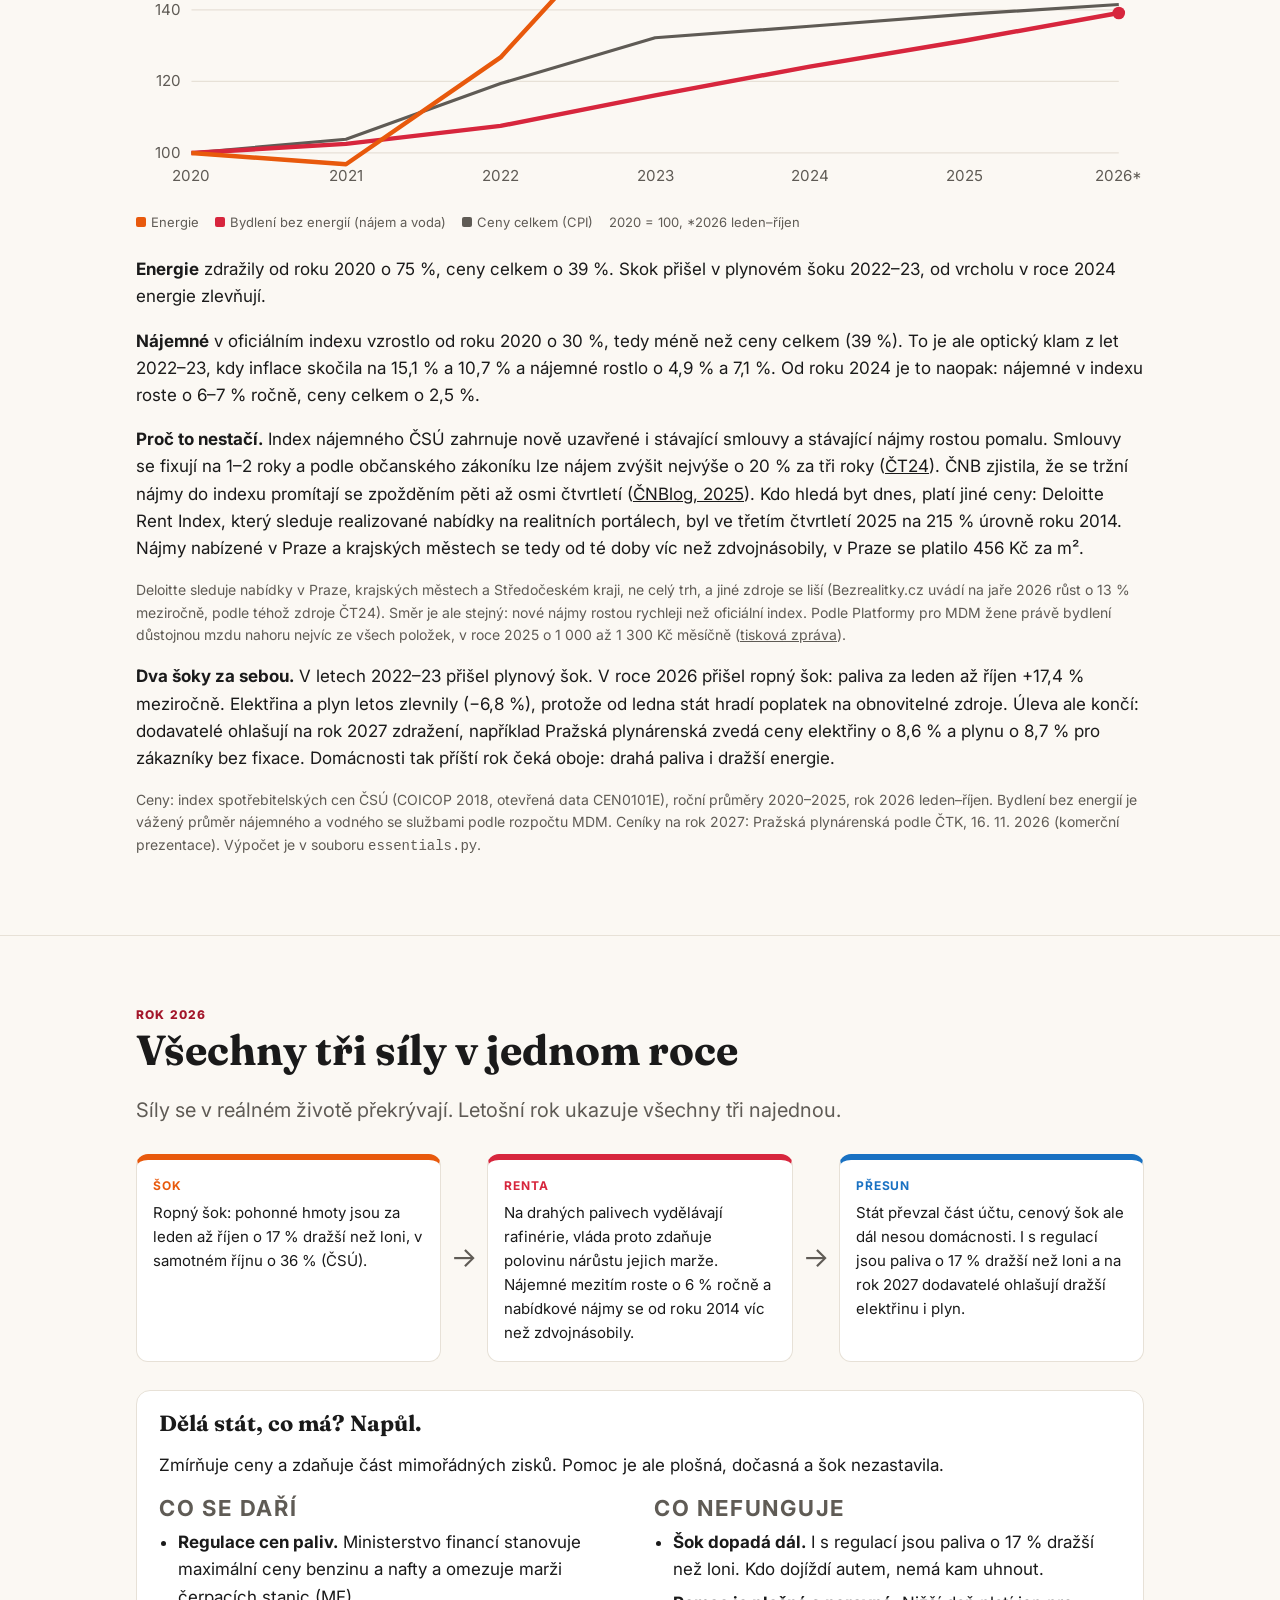
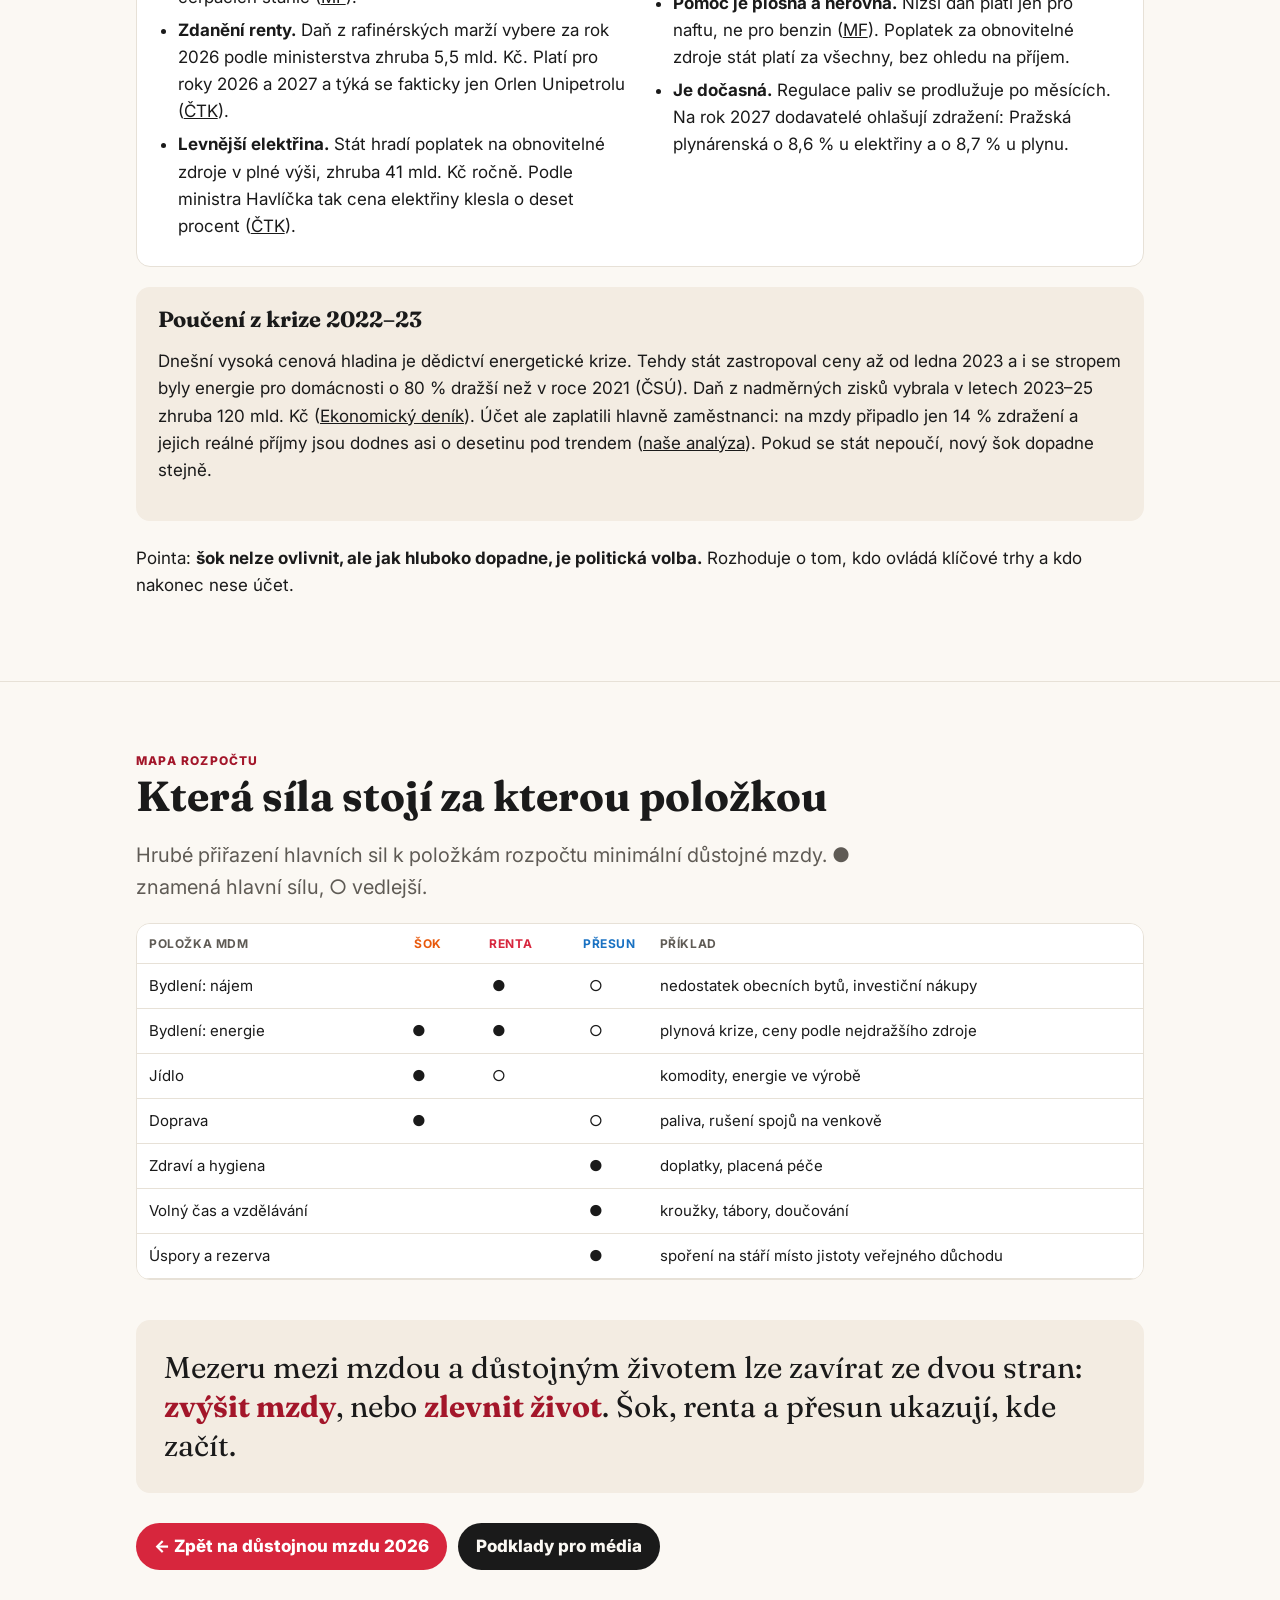
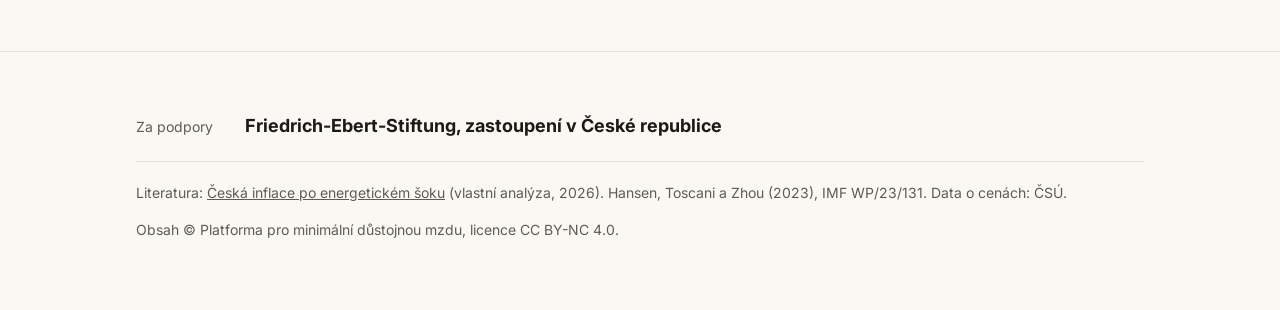
<file: sily.html>
<!doctype html>
<html lang="cs">
<head>
<meta charset="utf-8">
<meta name="viewport" content="width=device-width, initial-scale=1">
<title>Šok, renta, přesun</title>
<meta name="description" content="Proč roste minimální důstojná mzda? Tři síly, které zdražují důstojný život, a co s nimi mohou udělat veřejné politiky.">
<meta property="og:title" content="Šok, renta, přesun: proč důstojný život zdražuje">
<link rel="preconnect" href="https://fonts.googleapis.com">
<link href="https://fonts.googleapis.com/css2?family=Fraunces:opsz,wght@9..144,700;9..144,900&family=Inter:wght@400;600;800&display=swap" rel="stylesheet">
<link rel="stylesheet" href="style.css">
<style>
.hero.dark{background:var(--fg);color:var(--bg)} .hero.dark .kicker{color:var(--red)} .hero.dark .lead{color:var(--bg);opacity:.8}
.jump{display:grid;grid-template-columns:repeat(auto-fit,minmax(200px,1fr));gap:12px;margin-top:32px}
.jump a{display:block;text-decoration:none;border-radius:12px;padding:16px 18px;background:var(--c);color:#fff}
.jump b{display:block;font-family:Fraunces,serif;font-size:30px}
.jump span{font-size:14px;opacity:.9}
.force{border-top:10px solid var(--c)}
.force .num{font-family:Fraunces,serif;font-weight:900;font-size:clamp(72px,12vw,140px);line-height:.9;color:var(--c);opacity:.18;float:right;margin:-10px 0 0 20px}
.force h2{color:var(--c)}
.cols{display:grid;grid-template-columns:repeat(auto-fit,minmax(280px,1fr));gap:28px;margin-top:24px}
.cols h3{font-family:Inter,sans-serif;font-size:13px;text-transform:uppercase;letter-spacing:.08em;color:var(--muted);margin:0 0 .5em}
.cols ul{margin:0;padding-left:1.1em}.cols li{margin:.35em 0}
.pull{font-family:Fraunces,serif;font-size:clamp(22px,3vw,28px);line-height:1.3;border-left:6px solid var(--c);padding:6px 0 6px 20px;margin:28px 0}
.policy{background:var(--soft);border-radius:14px;padding:20px 22px;margin-top:28px}
.policy h3{margin:0 0 .4em;font-size:22px}
.policy ul{margin:0;padding-left:1.1em}
.big3{display:flex;gap:16px;flex-wrap:wrap;margin:24px 0}
.big3 div{flex:1 1 180px;background:var(--paper);border:1px solid var(--line);border-radius:12px;padding:16px}
.big3 b{display:block;font-family:Fraunces,serif;font-size:42px;line-height:1;color:var(--c)}
.big3 span{font-size:14px;color:var(--muted)}
/* flow diagram */
.flow{display:grid;grid-template-columns:1fr auto 1fr auto 1fr;gap:10px;align-items:stretch;margin-top:28px}
.flow .step{background:var(--paper);border:1px solid var(--line);border-top:6px solid var(--c);border-radius:12px;padding:16px}
.flow .step b{display:block;color:var(--c);text-transform:uppercase;font-size:12px;letter-spacing:.08em}
.flow .step p{margin:.4em 0 0;font-size:15px}
.flow .arr{align-self:center;font-size:28px;color:var(--muted)}
@media (max-width:760px){.flow{grid-template-columns:1fr}.flow .arr{transform:rotate(90deg);justify-self:center}}
.map td:nth-child(n+2){text-align:center}
.map td.on{font-weight:800}
</style>
</head>
<body>
<nav><div class="wrap">
  <a class="brand" href="index.html">Důstojná mzda</a>
  <a href="#sok">Šok</a><a href="#renta">Renta</a><a href="#presun">Přesun</a><a href="#index">Energie a bydlení</a><a href="#spolu">Rok 2026</a><a href="#mapa">Mapa rozpočtu</a><a href="analyza.html">Analýza inflace</a><a href="index.html#media">Pro média</a>
</div></nav>

<section class="hero dark"><div class="wrap">
  <span class="kicker">Proč důstojný život zdražuje</span>
  <h1>Šok, renta, přesun.</h1>
  <p class="lead">Když roste částka potřebná na důstojný život, obvykle se řekne „inflace“. To ale nic nevysvětluje, jen to popisuje. Za každou korunou navíc stojí tři různé síly. Každá má jiného viníka a každá potřebuje jiné řešení.</p>
  <div class="jump">
    <a href="#sok" style="--c:var(--shock)"><b>Šok</b><span>Co zdražuje?</span></a>
    <a href="#renta" style="--c:var(--rent)"><b>Renta</b><span>Kdo na tom vydělává?</span></a>
    <a href="#presun" style="--c:var(--shift)"><b>Přesun</b><span>Kdo to nakonec platí?</span></a>
  </div>
</div></section>

<section id="sok" class="force shock"><div class="wrap">
  <span class="num">1</span>
  <span class="kicker" style="color:var(--c)">Šok · Co zdražuje?</span>
  <h2>Ceny, které hýbou vším ostatním</h2>
  <p class="lead">Některé ceny nejsou jako ostatní. Energie, paliva a základní potraviny vstupují do téměř všeho, co kupujeme. Když v roce 2022 vystřelily ceny plynu a elektřiny, táhly za sebou celou ekonomiku: podle <a href="analyza.html">naší analýzy</a> připadalo 43 % růstu spotřebitelských cen v letech 2022–23 na dražší dovoz, především energií.</p>
  <div class="big3">
    <div><b>2022</b><span><strong>Plynový šok.</strong> Po ruské invazi na Ukrajinu vystřelily ceny plynu a elektřiny a inflace v Česku přesáhla 15 %.</span></div>
    <div><b>2026</b><span><strong>Ropný šok.</strong> Pohonné hmoty jsou za leden až říjen o 17,4 % dražší než loni, v samotném říjnu o 35,6 %. A na rok 2027 dodavatelé ohlašují i dražší elektřinu a plyn.</span></div>
  </div>
  <div class="cols">
    <div><h3>Jak to funguje</h3><ul>
      <li>Šok obvykle přichází zvenku: válka, výpadek dodávek, sucho, výkyvy na světových trzích.</li>
      <li>Domácnosti s nízkými příjmy utrácejí za energie, dopravu a jídlo větší podíl rozpočtu, takže je šok zasáhne nejvíc.</li>
      <li>Na nezbytnostech se nedá ušetřit. Do práce se jet musí a byt se topit musí.</li>
    </ul></div>
    <div><h3>Jak se projevuje v MDM</h3><ul>
      <li><strong>Bydlení:</strong> elektřina, plyn a teplo.</li>
      <li><strong>Doprava:</strong> paliva. Kdo dojíždí autem, nemá kam uhnout.</li>
      <li><strong>Jídlo:</strong> ceny zemědělských komodit, hnojiv a energie ve výrobě.</li>
    </ul></div>
  </div>
  <p class="pull">Šok sám o sobě není politické selhání. Selháním je nechat ho dopadnout na domácnosti bez ochrany.</p>
  <div class="policy"><h3>Co s tím</h3><ul>
    <li>Stabilizovat klíčové ceny dřív, než se rozlijí do celé ekonomiky: nárazníkové zásoby, dlouhodobé kontrakty, krizové cenové stropy.</li>
    <li>Snižovat závislost na fosilních palivech: zateplení, obnovitelné zdroje, kvalitní veřejná doprava. Co nespalujeme, to nám nemůže zdražit.</li>
    <li>Zacílená pomoc domácnostem, které šok zasáhne nejvíc.</li>
  </ul></div>
</div></section>

<section id="renta" class="force rent"><div class="wrap">
  <span class="num">2</span>
  <span class="kicker" style="color:var(--c)">Renta · Kdo na tom vydělává?</span>
  <h2>Když někdo vlastní to, bez čeho se nedá žít</h2>
  <p class="lead">Renta je příjem z toho, že něco vlastníte nebo ovládáte, ne z toho, že něco nového vytvoříte. Nejsilnější je tam, kde lidé nemají na výběr: u bydlení a energií.</p>
  <div class="big3">
    <div><b>+6,4 %</b><span>nájemné, říjen 2026 meziročně</span></div>
    <div><b>2,5×</b><span>rychleji než ceny celkem</span></div>
  </div>
  <div class="cols">
    <div><h3>Jak to funguje</h3><ul>
      <li>Byty se stávají investicí. Staví se málo, obecních bytů ubývá a nájem odpovídá tomu, kolik lidé musí zaplatit, ne nákladům.</li>
      <li>Distribuci energií reguluje ERÚ, silová elektřina se ale řídí burzou. Cenu tam určuje nejdražší zdroj, takže v krizi vydělají i výrobci, jejichž náklady nevzrostly.</li>
      <li>Na drahé ropě letos vydělávají rafinérie. Vláda proto zdaňuje polovinu nárůstu jejich marže.</li>
    </ul></div>
    <div><h3>Jak se projevuje v MDM</h3><ul>
      <li><strong>Bydlení:</strong> největší položka MDM. V roce 2025 zdražila o 1 000 až 1 300 Kč měsíčně.</li>
      <li><strong>Energie:</strong> elektřina, plyn a teplo.</li>
      <li><strong>Doprava:</strong> ceny pohonných hmot.</li>
    </ul></div>
  </div>
  <p class="pull">Renta nezdražuje jednorázově. Zdražuje každý rok, dokud se nezmění, komu co patří a podle jakých pravidel.</p>
  <div class="policy"><h3>Co s tím</h3><ul>
    <li>Dostupné bydlení: obecní a družstevní výstavba, pravidla pro krátkodobé pronájmy a spekulativní nákupy.</li>
    <li>Regulace sítí a strategické využití státního vlastnictví v energetice.</li>
    <li>Zdanění mimořádných zisků v době krize, jako letos u rafinérií.</li>
  </ul></div>
</div></section>

<section id="presun" class="force shift"><div class="wrap">
  <span class="num">3</span>
  <span class="kicker" style="color:var(--c)">Přesun · Kdo to nakonec platí?</span>
  <h2>Náklady, které stát potichu předává rodinám</h2>
  <p class="lead">Ne všechno, co zdražuje rodinný rozpočet, zdražuje v obchodě. Někdy cena zůstane stejná, jen ji místo společného rozpočtu začne platit domácnost. Tento proces bývá plíživý, takže si ho skoro nikdo nevšimne.</p>
  <div class="big3">
    <div><b>38 %</b><span>míst na pražských čtyřletých gymnáziích je soukromých (2024)</span></div>
    <div><b>12 %</b><span>mzdy počítá MDM na úspory: rezervu a stáří</span></div>
  </div>
  <div class="cols">
    <div><h3>Jak to funguje</h3><ul>
      <li><strong>Důchody:</strong> čím méně spolehlivý se zdá veřejný důchod, tím víc se po lidech chce, aby si spořili sami. MDM s tím musí počítat, a proto obsahuje úspory na stáří.</li>
      <li><strong>Zdraví:</strong> doplatky za léky, placená péče a nadstandardy u zubaře, které se stávají standardem. Podíl plateb z kapsy na výdajích na zdraví se přitom od roku 2010 drží kolem 14 % (<a href="https://ec.europa.eu/eurostat/databrowser/view/hlth_sha11_hf/default/table">Eurostat</a>). Privatizace se tu neděje ve velkých číslech, ale uvnitř systému, a proto je těžko měřitelná.</li>
      <li><strong>Vzdělání a volný čas:</strong> chybí dostupné střední školy s všeobecným vzděláním, které připravují na budoucnost. V Praze tvořila v roce 2024 soukromá čtyřletá gymnázia 38 % nabízených míst a nárůst kapacit obstarali soukromí zřizovatelé. Na veřejné gymnázium bylo potřeba v průměru 88. percentilu, na soukromé stačil 67 (data CERMAT, <a href="https://www.paqresearch.cz/post/dvema-tretinam-zactva-staci-25-z-231-nejzadanejsi-stredoskolskych-oboru/">PAQ Research</a>). Kdo nemá na školné, potřebuje výrazně lepší výsledek. Rozpočet MDM navíc počítá s tím, že dítě chodí do kroužku, jede týden na tábor, na školní výlet a měsíčně na hodinu doučování. Podle ČSÚ zdražilo vzdělávání od roku 2020 o 34 % a rekreační služby o 50 % (ceny celkem o 39 %).</li>
      <li><strong>Péče:</strong> chybí místa ve školkách a domovech pro seniory a péči pak nesou rodiny, často ženy.</li>
    </ul></div>
    <div><h3>Funguje to i obráceně</h3>
      <p>Přesun není jednosměrná ulice. Když stát převezme náklad, který dříve platily domácnosti, důstojná mzda klesne, aniž by kdokoli dostal přidáno. V roce 2026 se to stalo u elektřiny.</p>
      <p>Veřejné služby jsou tak <strong>sociální mzda</strong>: část životní úrovně, kterou nedostáváme na výplatní pásce, ale v podobě dostupných školek, nemocnic a veřejné dopravy.</p></div>
  </div>
  <p class="pull">Každá privatizovaná služba je skryté snížení mezd.</p>
  <div class="policy"><h3>Co s tím</h3><ul>
    <li>Spolehlivý veřejný důchodový systém místo přesouvání rizika na jednotlivce.</li>
    <li>Skutečně bezplatné školství včetně zájmového vzdělávání a obědů.</li>
    <li>Dostupná péče o děti a seniory jako veřejná infrastruktura.</li>
    <li>Strop na doplatky ve zdravotnictví, který odpovídá příjmům.</li>
  </ul></div>
</div></section>

<section id="index"><div class="wrap">
  <span class="kicker">Energie a nájmy</span>
  <h2>Energie utekly inflaci. Nájmy ji teď předbíhají.</h2>
  <p class="lead">Oficiální inflace měří průměrný nákupní košík, ale energie a bydlení tvoří největší část rozpočtu důstojné mzdy. Podívali jsme se, jak se vyvíjely jejich ceny v indexu spotřebitelských cen ČSÚ, který sleduje i ČNB, a porovnali je s tím, co platí lidé, kteří si byt hledají dnes.</p>
  <div class="big3">
    <div style="--c:var(--shock)"><b>+75 %</b><span>energie: elektřina, plyn a teplo, 2020–2025</span></div>
    <div style="--c:var(--rent)"><b>+31 %</b><span>bydlení bez energií: nájem a voda, 2020–2025</span></div>
    <div style="--c:var(--muted)"><b>+39 %</b><span>ceny celkem (CPI), 2020–2025</span></div>
  </div>
  <svg id="ix-chart" viewBox="0 0 800 340" style="width:100%;height:auto" role="img" aria-label="Vývoj cen energií, bydlení bez energií a celkové inflace"></svg>
  <div class="legend"><span><i style="background:var(--shock)"></i>Energie</span><span><i style="background:var(--rent)"></i>Bydlení bez energií (nájem a voda)</span><span><i style="background:var(--muted)"></i>Ceny celkem (CPI)</span><span>2020 = 100, *2026 leden–říjen</span></div>
  <p><strong>Energie</strong> zdražily od roku 2020 o 75 %, ceny celkem o 39 %. Skok přišel v plynovém šoku 2022–23, od vrcholu v roce 2024 energie zlevňují.</p>
  <p><strong>Nájemné</strong> v oficiálním indexu vzrostlo od roku 2020 o 30 %, tedy méně než ceny celkem (39 %). To je ale optický klam z let 2022–23, kdy inflace skočila na 15,1 % a 10,7 % a nájemné rostlo o 4,9 % a 7,1 %. Od roku 2024 je to naopak: nájemné v indexu roste o 6–7 % ročně, ceny celkem o 2,5 %.</p>
  <p><strong>Proč to nestačí.</strong> Index nájemného ČSÚ zahrnuje nově uzavřené i stávající smlouvy a stávající nájmy rostou pomalu. Smlouvy se fixují na 1–2 roky a podle občanského zákoníku lze nájem zvýšit nejvýše o 20 % za tři roky (<a href="https://ct24.ceskatelevize.cz/clanek/domaci/najemni-bydleni-se-tyka-petiny-domacnosti-na-co-si-dat-pozor-373563">ČT24</a>). ČNB zjistila, že se tržní nájmy do indexu promítají se zpožděním pěti až osmi čtvrtletí (<a href="https://www.cnb.cz/cs/o_cnb/cnblog/Rust-cen-nemovitosti-a-jeho-dopad-do-spotrebitelske-inflace">ČNBlog, 2025</a>). Kdo hledá byt dnes, platí jiné ceny: Deloitte Rent Index, který sleduje realizované nabídky na realitních portálech, byl ve třetím čtvrtletí 2025 na 215 % úrovně roku 2014. Nájmy nabízené v Praze a krajských městech se tedy od té doby víc než zdvojnásobily, v Praze se platilo 456 Kč za m².</p>
  <p class="note">Deloitte sleduje nabídky v Praze, krajských městech a Středočeském kraji, ne celý trh, a jiné zdroje se liší (Bezrealitky.cz uvádí na jaře 2026 růst o 13 % meziročně, podle téhož zdroje ČT24). Směr je ale stejný: nové nájmy rostou rychleji než oficiální index. Podle Platformy pro MDM žene právě bydlení důstojnou mzdu nahoru nejvíc ze všech položek, v roce 2025 o 1 000 až 1 300 Kč měsíčně (<a href="https://www.dustojnamzda.cz/wp-content/uploads/2026/05/TZ_MDM2025.pdf">tisková zpráva</a>).</p>
  <p><strong>Dva šoky za sebou.</strong> V letech 2022–23 přišel plynový šok. V roce 2026 přišel ropný šok: paliva za leden až říjen +17,4 % meziročně. Elektřina a plyn letos zlevnily (−6,8 %), protože od ledna stát hradí poplatek na obnovitelné zdroje. Úleva ale končí: dodavatelé ohlašují na rok 2027 zdražení, například Pražská plynárenská zvedá ceny elektřiny o 8,6 % a plynu o 8,7 % pro zákazníky bez fixace. Domácnosti tak příští rok čeká oboje: drahá paliva i dražší energie.</p>
  <p class="note">Ceny: index spotřebitelských cen ČSÚ (COICOP 2018, otevřená data CEN0101E), roční průměry 2020–2025, rok 2026 leden–říjen. Bydlení bez energií je vážený průměr nájemného a vodného se službami podle rozpočtu MDM. Ceníky na rok 2027: Pražská plynárenská podle ČTK, 16. 11. 2026 (komerční prezentace). Výpočet je v souboru <code>essentials.py</code>.</p>
</div></section>

<section id="spolu"><div class="wrap">
  <span class="kicker">Rok 2026</span>
  <h2>Všechny tři síly v jednom roce</h2>
  <p class="lead">Síly se v reálném životě překrývají. Letošní rok ukazuje všechny tři najednou.</p>
  <div class="flow">
    <div class="step" style="--c:var(--shock)"><b>Šok</b><p>Ropný šok: pohonné hmoty jsou za leden až říjen o 17 % dražší než loni, v samotném říjnu o 36 % (ČSÚ).</p></div>
    <div class="arr">→</div>
    <div class="step" style="--c:var(--rent)"><b>Renta</b><p>Na drahých palivech vydělávají rafinérie, vláda proto zdaňuje polovinu nárůstu jejich marže. Nájemné mezitím roste o 6 % ročně a nabídkové nájmy se od roku 2014 víc než zdvojnásobily.</p></div>
    <div class="arr">→</div>
    <div class="step" style="--c:var(--shift)"><b>Přesun</b><p>Stát převzal část účtu, cenový šok ale dál nesou domácnosti. I s regulací jsou paliva o 17 % dražší než loni a na rok 2027 dodavatelé ohlašují dražší elektřinu i plyn.</p></div>
  </div>
  <div class="policy" style="margin-top:28px;background:var(--paper);border:1px solid var(--line)"><h3>Dělá stát, co má? Napůl.</h3>
    <p>Zmírňuje ceny a zdaňuje část mimořádných zisků. Pomoc je ale plošná, dočasná a šok nezastavila.</p>
    <div class="cols" style="margin-top:12px">
      <div><h3>Co se daří</h3><ul>
        <li><strong>Regulace cen paliv.</strong> Ministerstvo financí stanovuje maximální ceny benzinu a nafty a omezuje marži čerpacích stanic (<a href="https://mf.gov.cz/cs/kontrola-a-regulace/cenova-regulace-a-kontrola/maximalni-pripustne-ceny-benzinu-a-nafty">MF</a>).</li>
        <li><strong>Zdanění renty.</strong> Daň z rafinérských marží vybere za rok 2026 podle ministerstva zhruba 5,5 mld. Kč. Platí pro roky 2026 a 2027 a týká se fakticky jen Orlen Unipetrolu (<a href="https://www.ceskenoviny.cz/zpravy/vlada-od-rijna-obnovi-regulaci-cen-paliv-zastropuje-ceny-a-snizi-spotrebni-dan/2877363">ČTK</a>).</li>
        <li><strong>Levnější elektřina.</strong> Stát hradí poplatek na obnovitelné zdroje v plné výši, zhruba 41 mld. Kč ročně. Podle ministra Havlíčka tak cena elektřiny klesla o deset procent (<a href="https://oenergetice.cz/energetika-v-cr/elektrina-ma-dal-zlevnit-stat-opet-uhradi-veskere-poplatky-za-poze">ČTK</a>).</li>
      </ul></div>
      <div><h3>Co nefunguje</h3><ul>
        <li><strong>Šok dopadá dál.</strong> I s regulací jsou paliva o 17 % dražší než loni. Kdo dojíždí autem, nemá kam uhnout.</li>
        <li><strong>Pomoc je plošná a nerovná.</strong> Nižší daň platí jen pro naftu, ne pro benzin (<a href="https://mf.gov.cz/cs/ministerstvo/media/tiskove-zpravy/2026/vlada-obnovuje-regulaci-cen-pohonnych-hmot-a-snizu-65248">MF</a>). Poplatek za obnovitelné zdroje stát platí za všechny, bez ohledu na příjem.</li>
        <li><strong>Je dočasná.</strong> Regulace paliv se prodlužuje po měsících. Na rok 2027 dodavatelé ohlašují zdražení: Pražská plynárenská o 8,6 % u elektřiny a o 8,7 % u plynu.</li>
      </ul></div>
    </div>
  </div>
  <div class="policy" style="margin-top:20px"><h3>Poučení z krize 2022–23</h3>
    <p>Dnešní vysoká cenová hladina je dědictví energetické krize. Tehdy stát zastropoval ceny až od ledna 2023 a i se stropem byly energie pro domácnosti o 80 % dražší než v roce 2021 (ČSÚ). Daň z nadměrných zisků vybrala v letech 2023–25 zhruba 120 mld. Kč (<a href="https://ekonomickydenik.cz/kdo-zaplatil-na-windfall-tax-nejvic/">Ekonomický deník</a>). Účet ale zaplatili hlavně zaměstnanci: na mzdy připadlo jen 14 % zdražení a jejich reálné příjmy jsou dodnes asi o desetinu pod trendem (<a href="analyza.html">naše analýza</a>). Pokud se stát nepoučí, nový šok dopadne stejně.</p>
  </div>
  <p style="margin-top:24px">Pointa: <strong>šok nelze ovlivnit, ale jak hluboko dopadne, je politická volba.</strong> Rozhoduje o tom, kdo ovládá klíčové trhy a kdo nakonec nese účet.</p>
</div></section>

<section id="mapa"><div class="wrap">
  <span class="kicker">Mapa rozpočtu</span>
  <h2>Která síla stojí za kterou položkou</h2>
  <p class="lead">Hrubé přiřazení hlavních sil k položkám rozpočtu minimální důstojné mzdy. ● znamená hlavní sílu, ○ vedlejší.</p>
  <div class="tbl"><table class="map">
    <thead><tr><th>Položka MDM</th><th style="color:var(--shock)">Šok</th><th style="color:var(--rent)">Renta</th><th style="color:var(--shift)">Přesun</th><th style="text-align:left">Příklad</th></tr></thead>
    <tbody>
      <tr><td>Bydlení: nájem</td><td></td><td>●</td><td>○</td><td style="text-align:left">nedostatek obecních bytů, investiční nákupy</td></tr>
      <tr><td>Bydlení: energie</td><td>●</td><td>●</td><td>○</td><td style="text-align:left">plynová krize, ceny podle nejdražšího zdroje</td></tr>
      <tr><td>Jídlo</td><td>●</td><td>○</td><td></td><td style="text-align:left">komodity, energie ve výrobě</td></tr>
      <tr><td>Doprava</td><td>●</td><td></td><td>○</td><td style="text-align:left">paliva, rušení spojů na venkově</td></tr>
      <tr><td>Zdraví a hygiena</td><td></td><td></td><td>●</td><td style="text-align:left">doplatky, placená péče</td></tr>
      <tr><td>Volný čas a vzdělávání</td><td></td><td></td><td>●</td><td style="text-align:left">kroužky, tábory, doučování</td></tr>
      <tr><td>Úspory a rezerva</td><td></td><td></td><td>●</td><td style="text-align:left">spoření na stáří místo jistoty veřejného důchodu</td></tr>
    </tbody>
  </table></div>
  <blockquote style="margin-top:40px">Mezeru mezi mzdou a důstojným životem lze zavírat ze dvou stran: <strong>zvýšit mzdy</strong>, nebo <strong>zlevnit život</strong>. Šok, renta a přesun ukazují, kde začít.</blockquote>
  <p style="margin-top:24px"><a class="btn" href="index.html">← Zpět na důstojnou mzdu 2026</a> <a class="btn" href="index.html#media" style="background:var(--fg);color:var(--bg) !important">Podklady pro média</a></p>
</div></section>

<footer><div class="wrap">
  <div class="support"><span>Za podpory</span><b>Friedrich-Ebert-Stiftung, zastoupení v České republice</b></div>
  <p>Literatura: <a href="analyza.html">Česká inflace po energetickém šoku</a> (vlastní analýza, 2026). Hansen, Toscani a Zhou (2023), IMF WP/23/131. Data o cenách: ČSÚ.</p>
  <p>Obsah © Platforma pro minimální důstojnou mzdu, licence CC BY-NC 4.0.</p>
</div></footer>
<script>
fetch("essentials.json?v=4").then(r=>r.json()).then(d=>{
 const svg=document.getElementById("ix-chart"),L=44,B=300,T=16,Rr=780,base=2020;
 const b=d.rady.find(r=>r.rok===base),Q=d.rady.filter(r=>r.rok>=base),f=(r,k)=>100*r[k]/b[k];
 const ys=Q.flatMap(r=>["energie","bydleni","cpi"].map(k=>f(r,k))),mx=Math.ceil(Math.max(...ys)/20)*20;
 const x=i=>L+(Rr-L)*i/(Q.length-1),y=v=>B-(B-T)*(v-100)/(mx-100);
 let g="";for(let v=100;v<=mx;v+=20)g+=`<line x1="${L}" x2="${Rr}" y1="${y(v)}" y2="${y(v)}" stroke="var(--line)"/><text x="${L-8}" y="${y(v)+4}" text-anchor="end" font-size="12" fill="var(--muted)">${v}</text>`;
 Q.forEach((r,i)=>g+=`<text x="${x(i)}" y="${B+22}" text-anchor="middle" font-size="12" fill="var(--muted)">${r.rok}${r.rok===2026?"*":""}</text>`);
 const line=(k,c,w)=>`<polyline fill="none" stroke="var(--${c})" stroke-width="${w}" stroke-linejoin="round" points="${Q.map((r,i)=>x(i)+","+y(f(r,k))).join(" ")}"/>`;
 g+=line("cpi","muted",2.5)+line("bydleni","rent",3.5)+line("energie","shock",3.5);
 const l=Q[Q.length-1];g+=`<circle cx="${x(Q.length-1)}" cy="${y(f(l,"energie"))}" r="5" fill="var(--shock)"/><circle cx="${x(Q.length-1)}" cy="${y(f(l,"bydleni"))}" r="5" fill="var(--rent)"/>`;
 svg.innerHTML=g;
}).catch(()=>{});
</script>
</body>
</html>
</file>
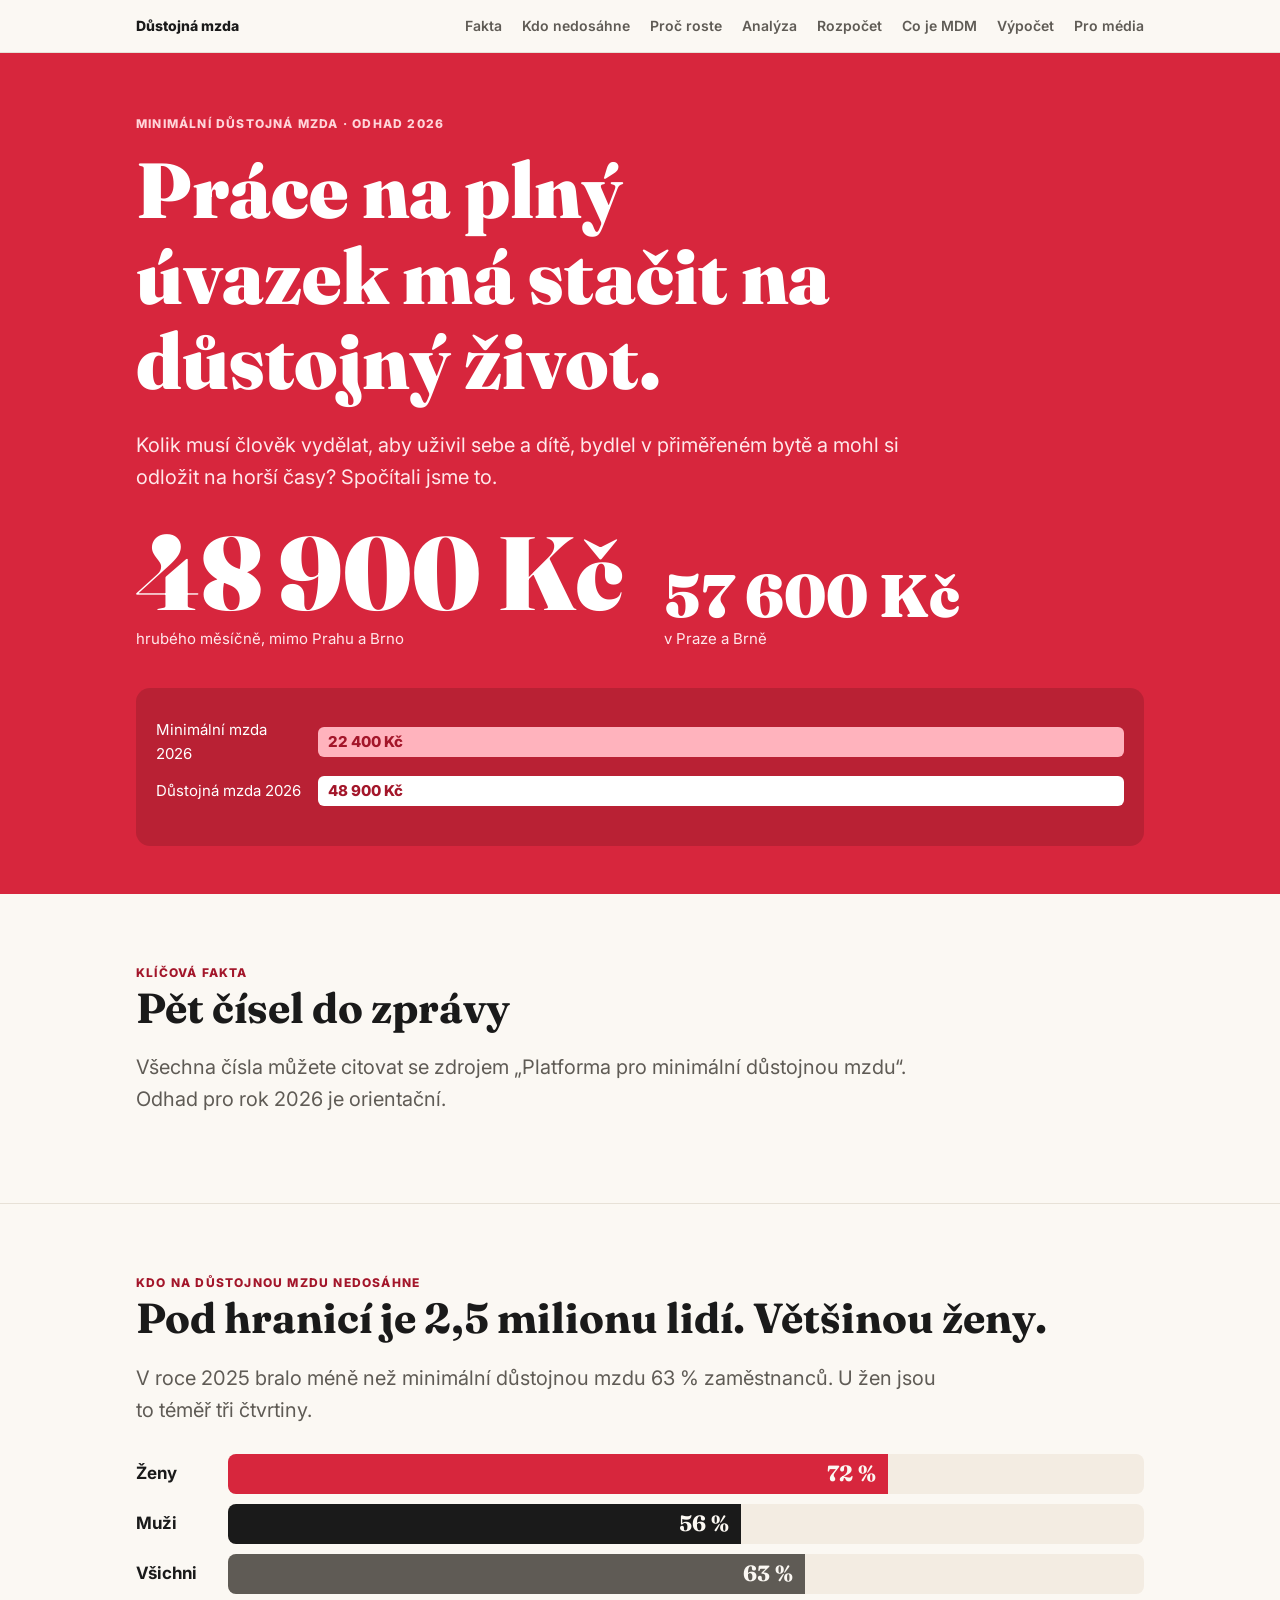
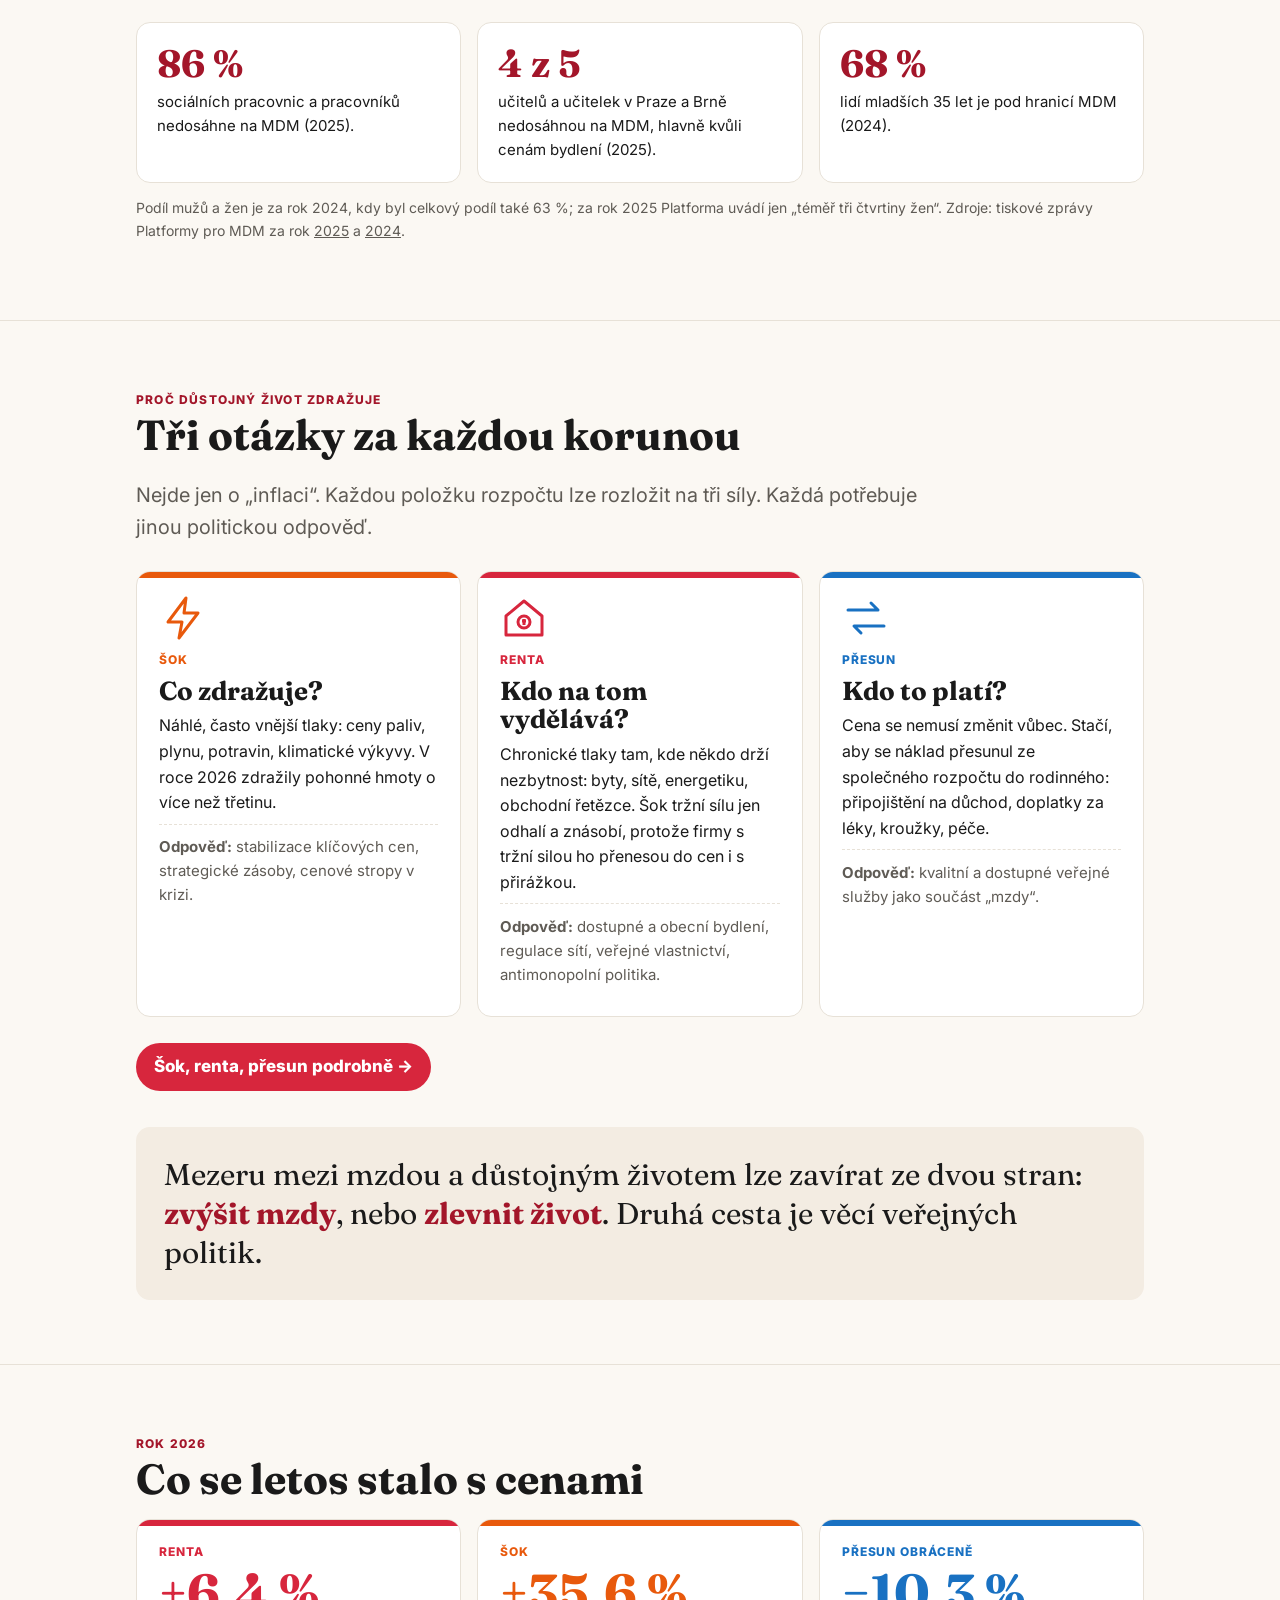
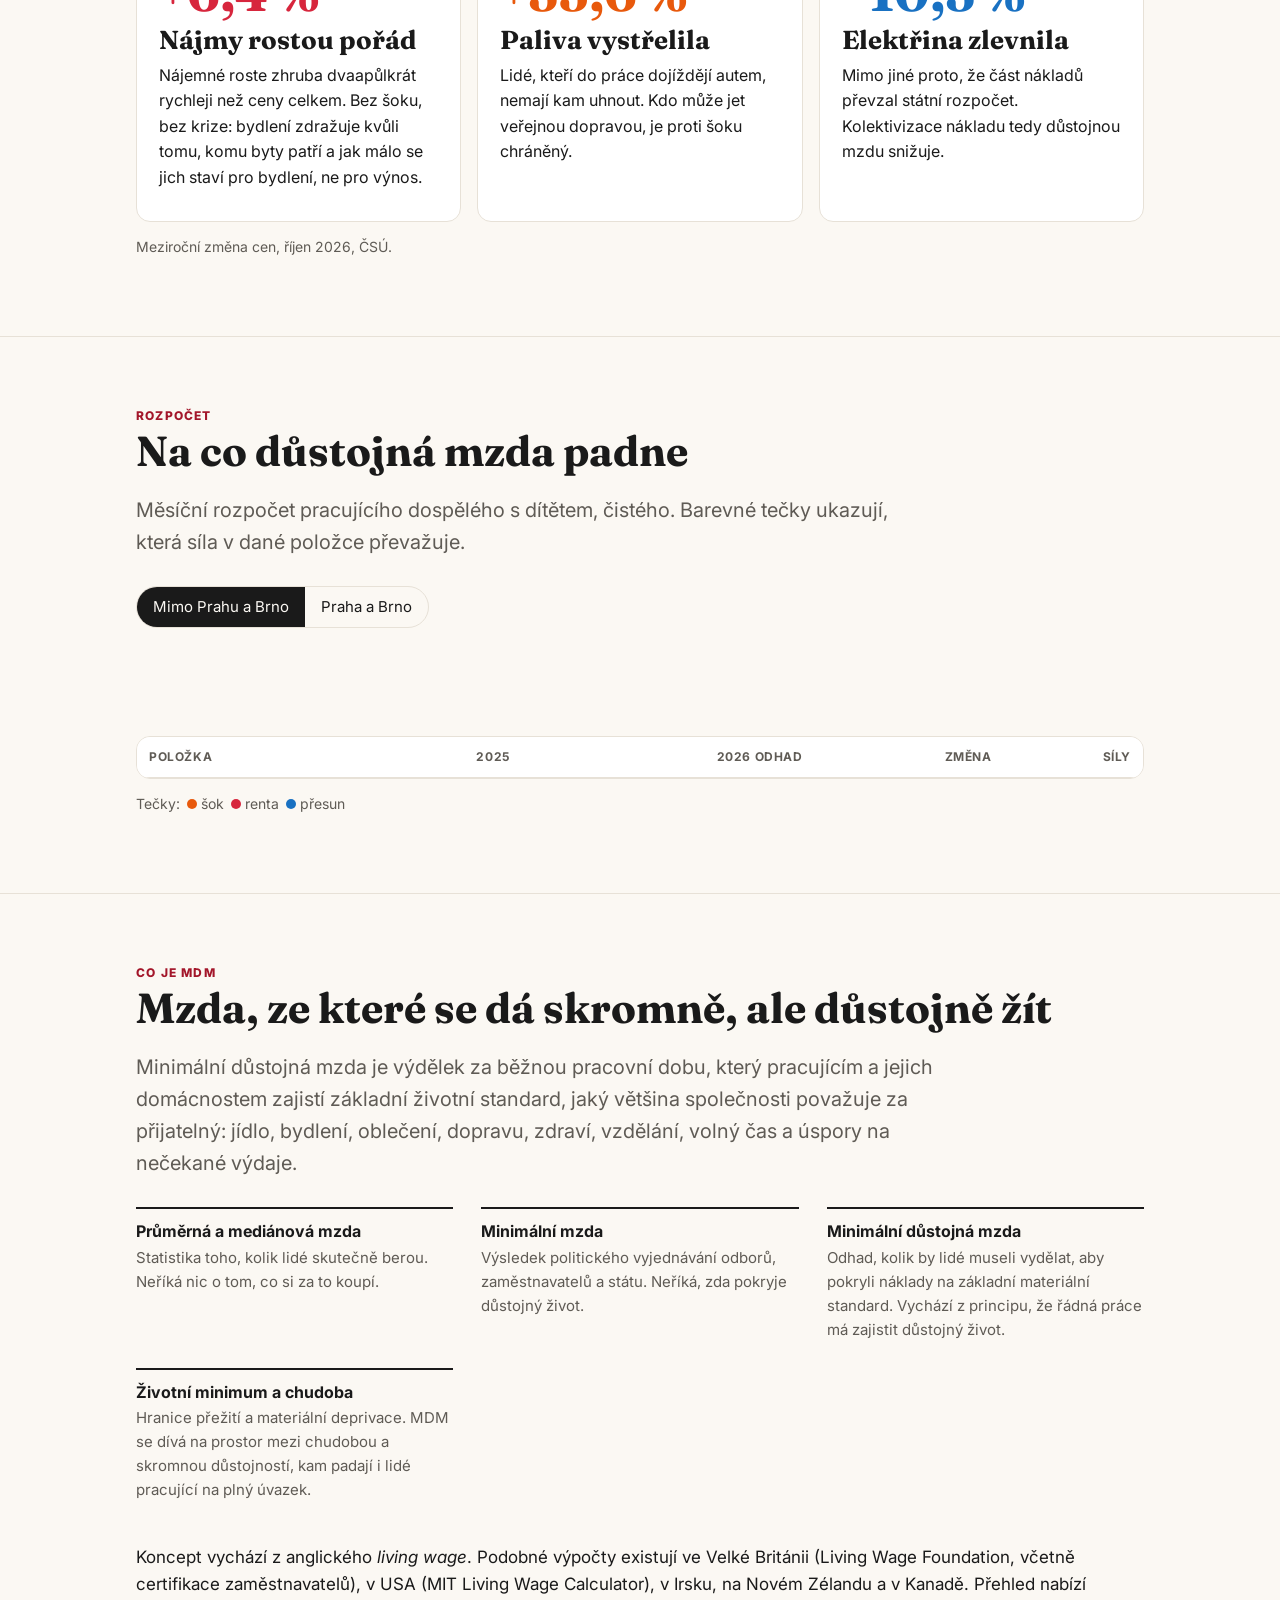
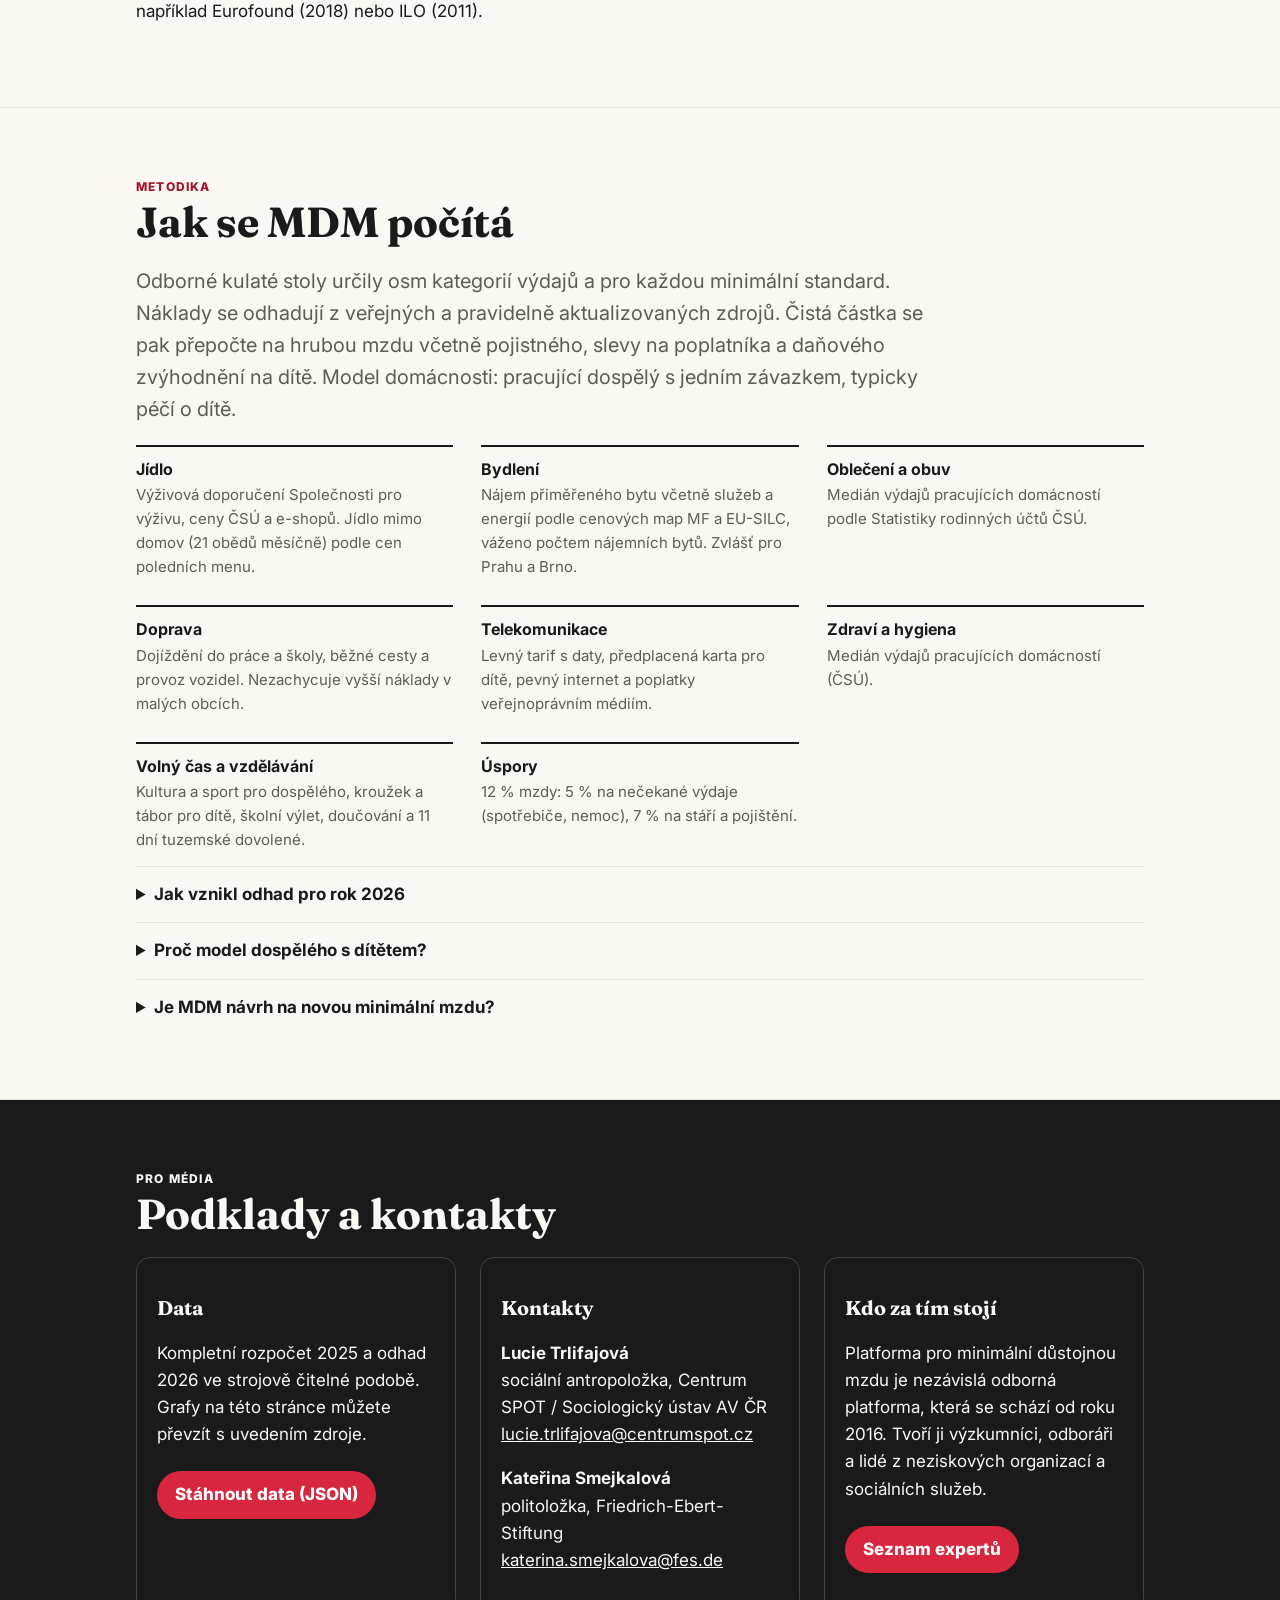
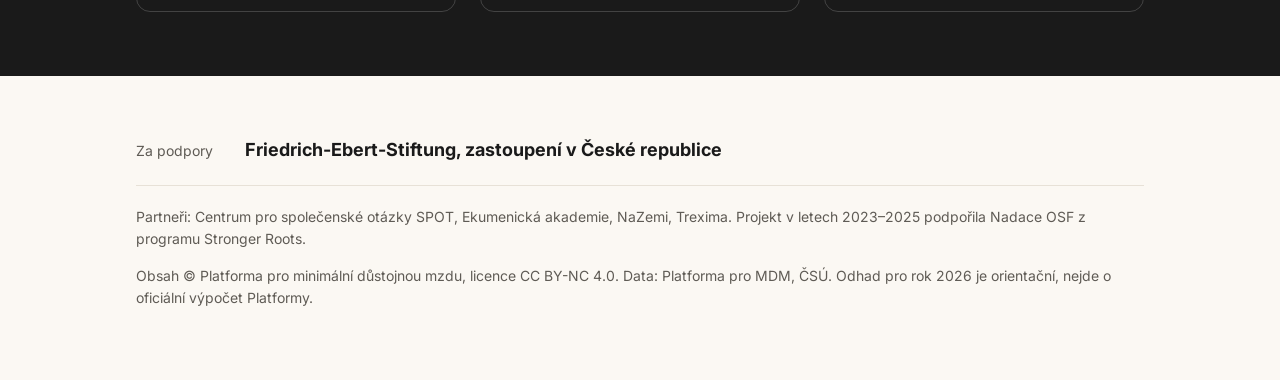
<file: template.html>
<!doctype html>
<html lang="cs">
<head>
<meta charset="utf-8">
<meta name="viewport" content="width=device-width, initial-scale=1">
<title>Minimální důstojná mzda 2026</title>
<meta name="description" content="Kolik musí člověk vydělat na skromný, ale důstojný život? A proč ta částka roste? Odhad MDM 2026, data a podklady pro média.">
<meta property="og:title" content="Důstojný život stojí 48 900 Kč hrubého">
<meta property="og:description" content="Minimální důstojná mzda 2026: co zdražuje, kdo na tom vydělává a kdo to platí.">
<link rel="preconnect" href="https://fonts.googleapis.com">
<link href="https://fonts.googleapis.com/css2?family=Fraunces:opsz,wght@9..144,700;9..144,900&family=Inter:wght@400;600;800&display=swap" rel="stylesheet">
<link rel="stylesheet" href="style.css">
<style>.gb{margin:28px 0}.gbr{display:grid;grid-template-columns:80px 1fr;gap:12px;align-items:center;margin:10px 0;font-weight:700}.gbt{background:var(--soft);border-radius:8px;overflow:hidden}.gbt div{height:40px;display:flex;align-items:center;justify-content:flex-end;padding-right:12px;color:var(--bg);font-family:Fraunces,serif;font-size:22px}</style>
</head>
<body>
<nav><div class="wrap">
  <a class="brand" href="#">Důstojná mzda</a>
  <a href="#fakta">Fakta</a><a href="#kdo">Kdo nedosáhne</a><a href="sily.html">Proč roste</a><a href="analyza.html">Analýza</a><a href="#kos">Rozpočet</a><a href="#co-to-je">Co je MDM</a><a href="#vypocet">Výpočet</a><a href="#media">Pro média</a>
</div></nav>

<section class="hero"><div class="wrap">
  <span class="kicker">Minimální důstojná mzda · odhad 2026</span>
  <h1>Práce na plný úvazek má stačit na důstojný život.</h1>
  <p class="lead">Kolik musí člověk vydělat, aby uživil sebe a dítě, bydlel v přiměřeném bytě a mohl si odložit na horší časy? Spočítali jsme to.</p>
  <div class="hero-num">
    <div><b id="h-mimo">48 900 Kč</b><span>hrubého měsíčně, mimo Prahu a Brno</span></div>
    <div><b id="h-praha" style="font-size:clamp(36px,6vw,60px)">57 600 Kč</b><span>v Praze a Brně</span></div>
  </div>
  <div class="gap" aria-label="Srovnání minimální mzdy a MDM">
    <div class="row"><span>Minimální mzda 2026</span><div class="bar min" id="b-min">22 400 Kč</div></div>
    <div class="row"><span>Důstojná mzda 2026</span><div class="bar" style="width:100%" id="b-mdm">48 900 Kč</div></div>
    <div class="row"><span></span><span id="b-gap" style="font-weight:800"></span></div>
  </div>
</div></section>

<section id="fakta"><div class="wrap">
  <span class="kicker">Klíčová fakta</span>
  <h2>Pět čísel do zprávy</h2>
  <p class="lead">Všechna čísla můžete citovat se zdrojem „Platforma pro minimální důstojnou mzdu“. Odhad pro rok 2026 je orientační.</p>
  <div class="facts" id="facts"></div>
</div></section>

<section id="kdo"><div class="wrap">
  <span class="kicker">Kdo na důstojnou mzdu nedosáhne</span>
  <h2>Pod hranicí je 2,5 milionu lidí. Většinou ženy.</h2>
  <p class="lead">V roce 2025 bralo méně než minimální důstojnou mzdu 63 % zaměstnanců. U žen jsou to téměř tři čtvrtiny.</p>
  <div class="gb">
    <div class="gbr"><span>Ženy</span><div class="gbt"><div style="width:72%;background:var(--red)">72 %</div></div></div>
    <div class="gbr"><span>Muži</span><div class="gbt"><div style="width:56%;background:var(--fg)">56 %</div></div></div>
    <div class="gbr"><span>Všichni</span><div class="gbt"><div style="width:63%;background:var(--muted)">63 %</div></div></div>
  </div>
  <div class="facts">
    <div class="fact"><b>86 %</b><p>sociálních pracovnic a pracovníků nedosáhne na MDM (2025).</p></div>
    <div class="fact"><b>4 z 5</b><p>učitelů a učitelek v Praze a Brně nedosáhnou na MDM, hlavně kvůli cenám bydlení (2025).</p></div>
    <div class="fact"><b>68 %</b><p>lidí mladších 35 let je pod hranicí MDM (2024).</p></div>
  </div>
  <p class="note">Podíl mužů a žen je za rok 2024, kdy byl celkový podíl také 63 %; za rok 2025 Platforma uvádí jen „téměř tři čtvrtiny žen“. Zdroje: tiskové zprávy Platformy pro MDM za rok <a href="https://www.dustojnamzda.cz/wp-content/uploads/2026/05/TZ_MDM2025.pdf">2025</a> a <a href="https://www.dustojnamzda.cz/wp-content/uploads/2025/04/TZ_22-04-2025_Minimalni_dustojna_mzda_za_rok_2024_WEB-2.pdf">2024</a>.</p>
</div></section>

<section id="proc"><div class="wrap">
  <span class="kicker">Proč důstojný život zdražuje</span>
  <h2>Tři otázky za každou korunou</h2>
  <p class="lead">Nejde jen o „inflaci“. Každou položku rozpočtu lze rozložit na tři síly. Každá potřebuje jinou politickou odpověď.</p>
  <div class="trio">
    <div class="q shock">
      <svg class="ico" viewBox="0 0 48 48" fill="none" stroke="currentColor" stroke-width="3" stroke-linejoin="round"><path d="M27 4 9 28h14l-3 16 19-25H25z"/></svg>
      <div class="tag">Šok</div><h3>Co zdražuje?</h3>
      <p>Náhlé, často vnější tlaky: ceny paliv, plynu, potravin, klimatické výkyvy. V roce 2026 zdražily pohonné hmoty o více než třetinu.</p>
      <p class="fix"><strong>Odpověď:</strong> stabilizace klíčových cen, strategické zásoby, cenové stropy v krizi.</p></div>
    <div class="q rent">
      <svg class="ico" viewBox="0 0 48 48" fill="none" stroke="currentColor" stroke-width="3" stroke-linejoin="round"><path d="M6 22 24 7l18 15v19H6z"/><circle cx="24" cy="28" r="6"/><path d="M24 25v6M22 27h4"/></svg>
      <div class="tag">Renta</div><h3>Kdo na tom vydělává?</h3>
      <p>Chronické tlaky tam, kde někdo drží nezbytnost: byty, sítě, energetiku, obchodní řetězce. Šok tržní sílu jen odhalí a znásobí, protože firmy s tržní silou ho přenesou do cen i s přirážkou.</p>
      <p class="fix"><strong>Odpověď:</strong> dostupné a obecní bydlení, regulace sítí, veřejné vlastnictví, antimonopolní politika.</p></div>
    <div class="q shift">
      <svg class="ico" viewBox="0 0 48 48" fill="none" stroke="currentColor" stroke-width="3" stroke-linecap="round" stroke-linejoin="round"><path d="M6 16h30l-7-7M42 32H12l7 7"/></svg>
      <div class="tag">Přesun</div><h3>Kdo to platí?</h3>
      <p>Cena se nemusí změnit vůbec. Stačí, aby se náklad přesunul ze společného rozpočtu do rodinného: připojištění na důchod, doplatky za léky, kroužky, péče.</p>
      <p class="fix"><strong>Odpověď:</strong> kvalitní a dostupné veřejné služby jako součást „mzdy“.</p></div>
  </div>
  <p style="margin-top:20px"><a class="btn" href="sily.html">Šok, renta, přesun podrobně →</a></p>
  <blockquote>Mezeru mezi mzdou a důstojným životem lze zavírat ze dvou stran: <strong>zvýšit mzdy</strong>, nebo <strong>zlevnit život</strong>. Druhá cesta je věcí veřejných politik.</blockquote>
</div></section>

<section><div class="wrap">
  <span class="kicker">Rok 2026</span>
  <h2>Co se letos stalo s cenami</h2>
  <div class="story">
    <div class="q rent"><div class="tag">Renta</div><b>+6,4 %</b><h3>Nájmy rostou pořád</h3><p>Nájemné roste zhruba dvaapůlkrát rychleji než ceny celkem. Bez šoku, bez krize: bydlení zdražuje kvůli tomu, komu byty patří a jak málo se jich staví pro bydlení, ne pro výnos.</p></div>
    <div class="q shock"><div class="tag">Šok</div><b>+35,6 %</b><h3>Paliva vystřelila</h3><p>Lidé, kteří do práce dojíždějí autem, nemají kam uhnout. Kdo může jet veřejnou dopravou, je proti šoku chráněný.</p></div>
    <div class="q shift"><div class="tag">Přesun obráceně</div><b>−10,3 %</b><h3>Elektřina zlevnila</h3><p>Mimo jiné proto, že část nákladů převzal státní rozpočet. Kolektivizace nákladu tedy důstojnou mzdu snižuje.</p></div>
  </div>
  <p class="note">Meziroční změna cen, říjen 2026, ČSÚ.</p>
</div></section>

<section id="kos"><div class="wrap">
  <span class="kicker">Rozpočet</span>
  <h2>Na co důstojná mzda padne</h2>
  <p class="lead">Měsíční rozpočet pracujícího dospělého s dítětem, čistého. Barevné tečky ukazují, která síla v dané položce převažuje.</p>
  <div class="toggle" role="group" aria-label="Region">
    <button class="on" data-r="mimo">Mimo Prahu a Brno</button><button data-r="praha">Praha a Brno</button>
  </div>
  <div class="stack" id="stack"></div>
  <div class="legend" id="legend"></div>
  <div class="tbl"><table>
    <thead><tr><th>Položka</th><th>2025</th><th>2026 odhad</th><th>Změna</th><th>Síly</th></tr></thead>
    <tbody id="rows"></tbody>
  </table></div>
  <p class="note">Tečky: <span class="dots"><i style="background:var(--shock)"></i> šok <i style="background:var(--rent)"></i> renta <i style="background:var(--shift)"></i> přesun</span></p>
</div></section>

<section id="co-to-je"><div class="wrap">
  <span class="kicker">Co je MDM</span>
  <h2>Mzda, ze které se dá skromně, ale důstojně žít</h2>
  <p class="lead">Minimální důstojná mzda je výdělek za běžnou pracovní dobu, který pracujícím a jejich domácnostem zajistí základní životní standard, jaký většina společnosti považuje za přijatelný: jídlo, bydlení, oblečení, dopravu, zdraví, vzdělání, volný čas a úspory na nečekané výdaje.</p>
  <div class="cats" style="margin-top:28px">
    <div><h3>Průměrná a mediánová mzda</h3><p>Statistika toho, kolik lidé skutečně berou. Neříká nic o tom, co si za to koupí.</p></div>
    <div><h3>Minimální mzda</h3><p>Výsledek politického vyjednávání odborů, zaměstnavatelů a státu. Neříká, zda pokryje důstojný život.</p></div>
    <div><h3>Minimální důstojná mzda</h3><p>Odhad, kolik by lidé museli vydělat, aby pokryli náklady na základní materiální standard. Vychází z principu, že řádná práce má zajistit důstojný život.</p></div>
    <div><h3>Životní minimum a chudoba</h3><p>Hranice přežití a materiální deprivace. MDM se dívá na prostor mezi chudobou a skromnou důstojností, kam padají i lidé pracující na plný úvazek.</p></div>
  </div>
  <p style="margin-top:28px">Koncept vychází z anglického <em>living wage</em>. Podobné výpočty existují ve Velké Británii (Living Wage Foundation, včetně certifikace zaměstnavatelů), v USA (MIT Living Wage Calculator), v Irsku, na Novém Zélandu a v Kanadě. Přehled nabízí například Eurofound (2018) nebo ILO (2011).</p>
</div></section>

<section id="vypocet"><div class="wrap">
  <span class="kicker">Metodika</span>
  <h2>Jak se MDM počítá</h2>
  <p class="lead">Odborné kulaté stoly určily osm kategorií výdajů a pro každou minimální standard. Náklady se odhadují z veřejných a pravidelně aktualizovaných zdrojů. Čistá částka se pak přepočte na hrubou mzdu včetně pojistného, slevy na poplatníka a daňového zvýhodnění na dítě. Model domácnosti: pracující dospělý s jedním závazkem, typicky péčí o dítě.</p>
  <div class="cats">
    <div><h3>Jídlo</h3><p>Výživová doporučení Společnosti pro výživu, ceny ČSÚ a e-shopů. Jídlo mimo domov (21 obědů měsíčně) podle cen poledních menu.</p></div>
    <div><h3>Bydlení</h3><p>Nájem přiměřeného bytu včetně služeb a energií podle cenových map MF a EU-SILC, váženo počtem nájemních bytů. Zvlášť pro Prahu a Brno.</p></div>
    <div><h3>Oblečení a obuv</h3><p>Medián výdajů pracujících domácností podle Statistiky rodinných účtů ČSÚ.</p></div>
    <div><h3>Doprava</h3><p>Dojíždění do práce a školy, běžné cesty a provoz vozidel. Nezachycuje vyšší náklady v malých obcích.</p></div>
    <div><h3>Telekomunikace</h3><p>Levný tarif s daty, předplacená karta pro dítě, pevný internet a poplatky veřejnoprávním médiím.</p></div>
    <div><h3>Zdraví a hygiena</h3><p>Medián výdajů pracujících domácností (ČSÚ).</p></div>
    <div><h3>Volný čas a vzdělávání</h3><p>Kultura a sport pro dospělého, kroužek a tábor pro dítě, školní výlet, doučování a 11 dní tuzemské dovolené.</p></div>
    <div><h3>Úspory</h3><p>12 % mzdy: 5 % na nečekané výdaje (spotřebiče, nemoc), 7 % na stáří a pojištění.</p></div>
  </div>
  <details><summary>Jak vznikl odhad pro rok 2026</summary>
    <p>Vycházíme z rozpočtu Platformy za rok 2025 (48 336 Kč, Praha a Brno 56 912 Kč). Každou položku jsme posunuli o meziroční změnu cen podle ČSÚ (říjen 2026) a přepočetli na hrubou mzdu podle pravidel 2026. Zpětně výpočet sedí na hodnoty 2025 s odchylkou do 20 Kč. Předpoklady: nájem tvoří 60 % nákladů na bydlení, paliva 35 % dopravy; u zdraví (+3 %), telekomunikací (+1,5 %) a volného času (+3 %) jsme převzali přibližnou jádrovou inflaci. Skript je v <a href="https://github.com/JakubKomarek/mdm-2026">repozitáři</a>.</p></details>
  <details><summary>Proč model dospělého s dítětem?</summary>
    <p>Náklady se během života mění. Mzda by je měla pokrýt ve chvíli, kdy nastanou, nebo umožnit si na ně předem našetřit. Závazkem může být i péče o rodiče nebo nemocného partnera.</p></details>
  <details><summary>Je MDM návrh na novou minimální mzdu?</summary>
    <p>Ne. MDM je měřítko, ne tarif. Ukazuje, jak velká je mezera mezi tím, co lidé berou, a tím, co potřebují. Zavírat ji lze vyššími mzdami i levnějším bydlením, energiemi a veřejnými službami.</p></details>
</div></section>

<section id="media" class="press"><div class="wrap">
  <span class="kicker">Pro média</span>
  <h2>Podklady a kontakty</h2>
  <div class="grid">
    <div class="card"><h3>Data</h3><p>Kompletní rozpočet 2025 a odhad 2026 ve strojově čitelné podobě. Grafy na této stránce můžete převzít s uvedením zdroje.</p>
      <a class="btn" href="data.json" download>Stáhnout data (JSON)</a></div>
    <div class="card"><h3>Kontakty</h3>
      <p><strong>Lucie Trlifajová</strong><br>sociální antropoložka, Centrum SPOT / Sociologický ústav AV ČR<br><a href="mailto:lucie.trlifajova@centrumspot.cz">lucie.trlifajova@centrumspot.cz</a></p>
      <p><strong>Kateřina Smejkalová</strong><br>politoložka, Friedrich-Ebert-Stiftung<br><a href="mailto:katerina.smejkalova@fes.de">katerina.smejkalova@fes.de</a></p></div>
    <div class="card"><h3>Kdo za tím stojí</h3><p>Platforma pro minimální důstojnou mzdu je nezávislá odborná platforma, která se schází od roku 2016. Tvoří ji výzkumníci, odboráři a lidé z neziskových organizací a sociálních služeb.</p>
      <a class="btn" href="https://www.dustojnamzda.cz/o-nas/">Seznam expertů</a></div>
  </div>
</div></section>

<footer><div class="wrap">
  <div class="support"><span>Za podpory</span><b>Friedrich-Ebert-Stiftung, zastoupení v České republice</b></div>
  <p>Partneři: Centrum pro společenské otázky SPOT, Ekumenická akademie, NaZemi, Trexima. Projekt v letech 2023–2025 podpořila Nadace OSF z programu Stronger Roots.</p>
  <p>Obsah © Platforma pro minimální důstojnou mzdu, licence CC BY-NC 4.0. Data: Platforma pro MDM, ČSÚ. Odhad pro rok 2026 je orientační, nejde o oficiální výpočet Platformy.</p>
</div></footer>

<script>
const D=__DATA__;
const MIN=22400;
const L={bydleni:"Bydlení vč. energií",jidlo:"Jídlo",obleceni:"Oblečení a obuv",doprava:"Doprava",zdravi:"Zdraví a hygiena",telekom:"Telekomunikace",volny_cas:"Volný čas a vzdělávání",uspory:"Úspory a rezerva"};
const C={bydleni:"#d7263d",jidlo:"#e8590c",obleceni:"#a6763f",doprava:"#f08c00",zdravi:"#2b8a3e",telekom:"#5f3dc4",volny_cas:"#1971c2",uspory:"#495057"};
const F={bydleni:["rent","shock","shift"],jidlo:["shock","rent"],obleceni:[],doprava:["shock","shift"],zdravi:["shift"],telekom:[],volny_cas:["shift"],uspory:["shift"]};
const fmt=n=>Math.round(n).toLocaleString("cs-CZ")+" Kč";
const r100=n=>fmt(Math.round(n/100)*100);
const pct=p=>(p>0?"+":"")+p.toFixed(1).replace(".",",")+" %";
const m=D.mimo, p=D.praha;
document.getElementById("h-mimo").textContent=r100(m.hruba2026);
document.getElementById("h-praha").textContent=r100(p.hruba2026);
document.getElementById("b-mdm").textContent=r100(m.hruba2026);
document.getElementById("b-min").style.width=(MIN/m.hruba2026*100)+"%";
document.getElementById("b-gap").textContent="Minimální mzda pokryje jen "+Math.round(MIN/m.hruba2026*100)+" % důstojné mzdy.";
const facts=[
 [r100(m.hruba2026),"hrubého měsíčně potřebuje v roce 2026 pracující rodič s dítětem mimo Prahu a Brno na skromný, ale důstojný život (odhad)."],
 [r100(p.hruba2026),"je důstojná mzda v Praze a Brně. Rozdíl dělá téměř výhradně bydlení."],
 [Math.round(MIN/m.hruba2026*100)+" %","důstojné mzdy pokryje minimální mzda 22 400 Kč."],
 [Math.round(m.kos2026.bydleni/m.cista2026*100)+" %","čistého rozpočtu padne na bydlení včetně energií, v Praze a Brně "+Math.round(p.kos2026.bydleni/p.cista2026*100)+" %."],
 ["+6,4 %","meziročně vzrostlo nájemné (ČSÚ, říjen 2026), zhruba 2,5× rychleji než ceny celkem."]];
document.getElementById("facts").innerHTML=facts.map(([b,t])=>`<div class="fact"><b>${b}</b><p>${t}</p><button class="copy" data-t="${b} ${t} (Platforma pro MDM)">Kopírovat</button></div>`).join("");
document.querySelectorAll(".copy").forEach(x=>x.onclick=()=>{try{navigator.clipboard.writeText(x.dataset.t);x.textContent="Zkopírováno"}catch(e){}});
function render(r){const d=D[r];let h="",a=0,b=0;
 const tot=d.cista2026;
 document.getElementById("stack").innerHTML=Object.keys(L).map(k=>{const w=d.kos2026[k]/tot*100;return `<div style="width:${w}%;background:${C[k]}" title="${L[k]}: ${fmt(d.kos2026[k])}">${w>9?Math.round(w)+" %":""}</div>`}).join("");
 document.getElementById("legend").innerHTML=Object.keys(L).map(k=>`<span><i style="background:${C[k]}"></i>${L[k]}</span>`).join("");
 for(const k in L){const x=d.kos2025[k],y=d.kos2026[k],q=(y/x-1)*100;a+=x;b+=y;
  h+=`<tr><td>${L[k]}</td><td>${fmt(x)}</td><td>${fmt(y)}</td><td class="${q>0.05?'up':q<-0.05?'down':''}">${pct(q)}</td><td class="dots">${F[k].map(c=>`<i style="background:var(--${c})"></i>`).join("")}</td></tr>`}
 h+=`<tr><td><b>Čistý příjem celkem</b></td><td><b>${fmt(a)}</b></td><td><b>${fmt(b)}</b></td><td><b>${pct((b/a-1)*100)}</b></td><td></td></tr>`;
 h+=`<tr><td><b>Hrubá mzda</b></td><td><b>${fmt(r==="mimo"?48336:56912)}</b></td><td><b>${r100(d.hruba2026)}</b></td><td></td><td></td></tr>`;
 document.getElementById("rows").innerHTML=h}
document.querySelectorAll(".toggle button").forEach(btn=>btn.onclick=()=>{document.querySelectorAll(".toggle button").forEach(x=>x.classList.remove("on"));btn.classList.add("on");render(btn.dataset.r)});
render("mimo");
</script>
</body>
</html>
</file>
<file: style.css>
:root{--bg:#fbf8f3;--paper:#fff;--fg:#1a1a1a;--muted:#5f5b55;--line:#e7e1d7;
--red:#d7263d;--red-ink:#a3162a;--shock:#e8590c;--rent:#d7263d;--shift:#1971c2;--ok:#2b8a3e;--soft:#f3ece2}
@media (prefers-color-scheme:dark){:root{--bg:#121212;--paper:#1c1b1a;--fg:#f2efe9;--muted:#a8a39b;--line:#33302c;
--red:#ff5468;--red-ink:#ff8090;--shock:#ff8a4c;--rent:#ff5468;--shift:#5fb0ff;--ok:#69db7c;--soft:#24221f}}
*{box-sizing:border-box}
body{margin:0;background:var(--bg);color:var(--fg);font:17px/1.6 Inter,system-ui,sans-serif}
.wrap{max-width:1040px;margin:0 auto;padding:0 16px}
nav{position:sticky;top:0;z-index:5;background:var(--bg);border-bottom:1px solid var(--line)}
nav .wrap{display:flex;gap:20px;align-items:center;height:52px;overflow-x:auto;white-space:nowrap;font-size:14px;font-weight:600}
nav a{text-decoration:none;color:var(--muted)} nav a:hover{color:var(--red)}
nav .brand{color:var(--fg);font-weight:800;margin-right:auto}
.serif{font-family:Fraunces,Georgia,serif}
h1,h2,h3{font-family:Fraunces,Georgia,serif;line-height:1.1}
h2{font-size:clamp(28px,4.5vw,42px);margin:0 0 .4em}
section{padding:64px 0;border-bottom:1px solid var(--line)}
.kicker{display:inline-block;text-transform:uppercase;letter-spacing:.1em;font-size:12px;font-weight:800;color:var(--red-ink)}
.lead{font-size:20px;color:var(--muted);max-width:40em}
/* hero */
.hero{padding:56px 0 48px;background:var(--red);color:#fff;border:0}
.hero .kicker{color:#ffd5da}
.hero h1{font-size:clamp(38px,7vw,78px);margin:.15em 0 .3em;font-weight:900;max-width:14ch}
.hero .lead{color:#ffe7ea}
.hero-num{display:flex;flex-wrap:wrap;gap:12px 40px;margin-top:28px;align-items:flex-end}
.hero-num b{display:block;font-family:Fraunces,serif;font-size:clamp(56px,10vw,104px);line-height:1;font-weight:900}
.hero-num span{font-size:15px;color:#ffe7ea}
/* gap chart */
.gap{margin-top:36px;background:rgba(0,0,0,.14);border-radius:14px;padding:20px}
.gap .row{display:grid;grid-template-columns:150px 1fr;gap:12px;align-items:center;margin:10px 0;font-size:15px}
.gap .bar{height:30px;border-radius:6px;background:#fff;display:flex;align-items:center;padding:0 10px;color:var(--red-ink);font-weight:800;white-space:nowrap}
.gap .bar.min{background:#ffb3bd}
@media (max-width:560px){.gap .row{grid-template-columns:1fr}}
/* facts */
.facts{display:grid;grid-template-columns:repeat(auto-fit,minmax(220px,1fr));gap:16px;margin-top:24px}
.fact{background:var(--paper);border:1px solid var(--line);border-radius:14px;padding:20px}
.fact b{display:block;font-family:Fraunces,serif;font-size:38px;line-height:1.1;color:var(--red-ink)}
.fact p{margin:.4em 0 0;font-size:15px}
.copy{margin-top:10px;font-size:13px;border:1px solid var(--line);background:transparent;color:var(--muted);border-radius:999px;padding:4px 10px;cursor:pointer;font:inherit;font-size:13px}
/* forces */
.trio{display:grid;grid-template-columns:repeat(auto-fit,minmax(260px,1fr));gap:16px;margin-top:28px}
.q{background:var(--paper);border:1px solid var(--line);border-radius:14px;padding:22px;position:relative;overflow:hidden}
.q:before{content:"";position:absolute;inset:0 0 auto 0;height:6px;background:var(--c)}
.q .ico{width:48px;height:48px;color:var(--c)}
.q h3{font-size:26px;margin:.3em 0 .2em}
.q .tag{font-weight:800;font-size:12px;text-transform:uppercase;letter-spacing:.08em;color:var(--c)}
.q p{margin:.5em 0;font-size:16px}
.q .fix{border-top:1px dashed var(--line);padding-top:.7em;color:var(--muted);font-size:15px}
.shock{--c:var(--shock)}.rent{--c:var(--rent)}.shift{--c:var(--shift)}
blockquote{margin:36px 0 0;padding:28px;background:var(--soft);border-radius:14px;font-family:Fraunces,serif;font-size:clamp(22px,3vw,30px);line-height:1.3}
blockquote strong{color:var(--red-ink)}
/* basket */
.toggle{display:inline-flex;border:1px solid var(--line);border-radius:999px;overflow:hidden;margin:8px 0 20px}
.toggle button{border:0;background:transparent;color:var(--fg);padding:8px 16px;font:inherit;font-size:15px;cursor:pointer}
.toggle button.on{background:var(--fg);color:var(--bg)}
.stack{display:flex;height:56px;border-radius:10px;overflow:hidden;margin-bottom:8px}
.stack div{display:flex;align-items:center;justify-content:center;color:#fff;font-size:12px;font-weight:700;overflow:hidden;white-space:nowrap}
.legend{display:flex;flex-wrap:wrap;gap:6px 16px;font-size:13px;color:var(--muted);margin-bottom:24px}
.legend i{display:inline-block;width:10px;height:10px;border-radius:2px;margin-right:5px}
table{width:100%;border-collapse:collapse;font-size:15px;background:var(--paper)}
th,td{padding:10px 12px;border-bottom:1px solid var(--line);text-align:right}
th:first-child,td:first-child{text-align:left}
th{font-size:12px;text-transform:uppercase;color:var(--muted);letter-spacing:.05em}
.up{color:var(--shock);font-weight:700}.down{color:var(--ok);font-weight:700}
.dots i{display:inline-block;width:10px;height:10px;border-radius:50%;margin-left:3px}
.tbl{overflow-x:auto;border:1px solid var(--line);border-radius:14px}
/* 2026 story */
.story{display:grid;grid-template-columns:repeat(auto-fit,minmax(260px,1fr));gap:16px}
.story .q b{font-family:Fraunces,serif;font-size:52px;line-height:1;color:var(--c);display:block;margin:.1em 0}
/* method */
.cats{display:grid;grid-template-columns:repeat(auto-fit,minmax(280px,1fr));gap:12px 28px}
.cats div{padding:14px 0;border-top:2px solid var(--fg)}
.cats h3{font-family:Inter,sans-serif;font-size:16px;margin:0 0 .3em}
.cats p{margin:0;font-size:15px;color:var(--muted)}
details{border-top:1px solid var(--line);padding:14px 0}
summary{font-weight:700;cursor:pointer}
details p{color:var(--muted);margin:.6em 0 0}
.note{font-size:14px;color:var(--muted)}
/* press */
.press{background:var(--fg);color:var(--bg);border:0}
.press h2,.press .kicker{color:var(--bg)} .press a{color:var(--bg)}
.press .grid{display:grid;grid-template-columns:repeat(auto-fit,minmax(260px,1fr));gap:24px;margin-top:20px}
.press .card{border:1px solid rgba(127,127,127,.4);border-radius:14px;padding:20px}
.btn{display:inline-block;background:var(--red);color:#fff !important;text-decoration:none;font-weight:800;padding:10px 18px;border-radius:999px;margin:6px 6px 0 0}
footer{padding:40px 0 56px;font-size:14px;color:var(--muted)}
.support{display:flex;flex-wrap:wrap;gap:8px 32px;align-items:baseline;padding:20px 0;border-bottom:1px solid var(--line);margin-bottom:20px}
.support b{color:var(--fg);font-size:18px}
a{color:inherit}
</file>
